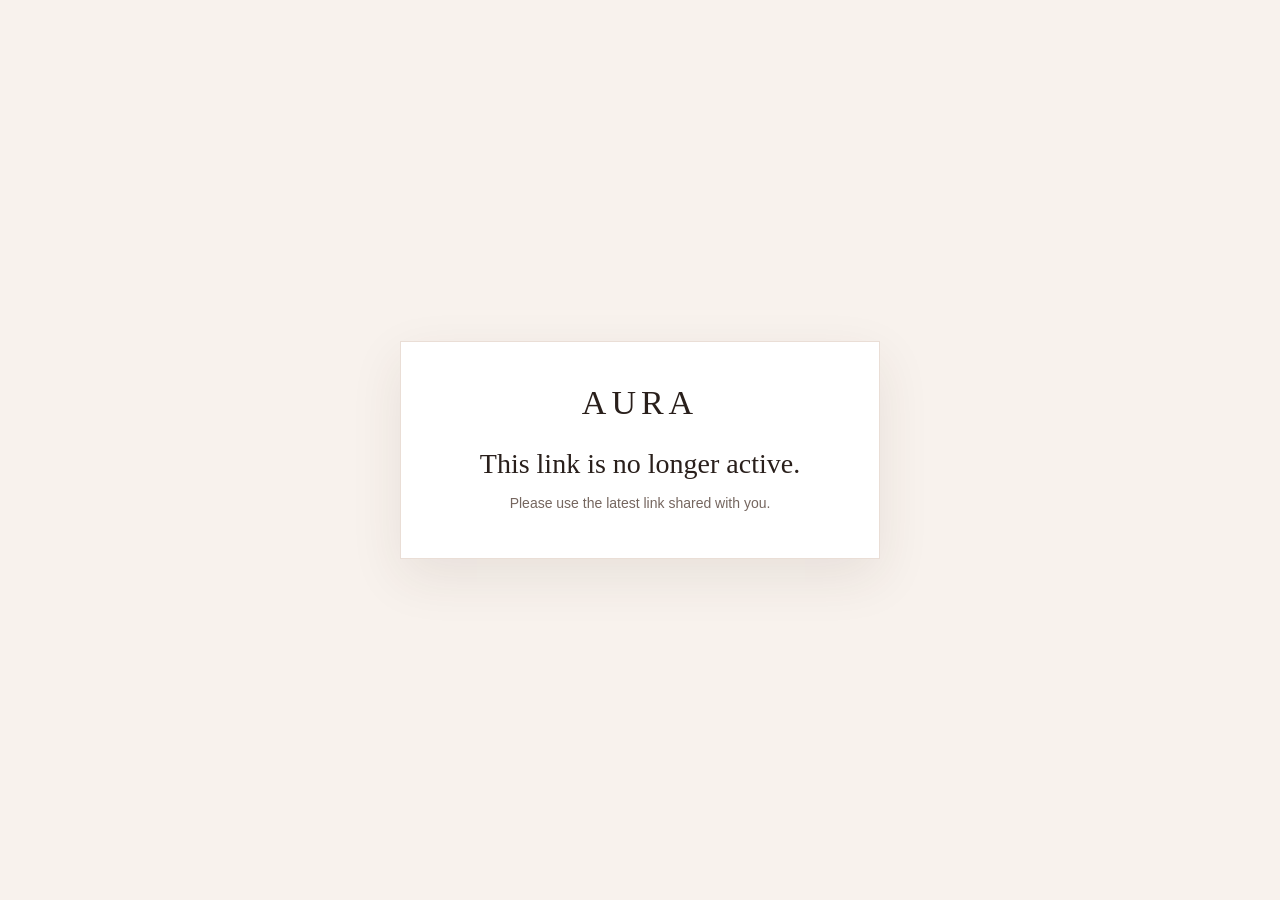
<file: index.html>
<!doctype html>
<html lang="en">
<head>
  <meta charset="utf-8">
  <meta name="viewport" content="width=device-width,initial-scale=1">
  <meta name="robots" content="noindex,nofollow,noarchive">
  <meta name="referrer" content="no-referrer">
  <meta name="theme-color" content="#241d19">
  <meta http-equiv="Cache-Control" content="no-store, max-age=0">
  <title>Link Unavailable</title>
  <style>
    *{box-sizing:border-box}body{margin:0;min-height:100vh;display:grid;place-items:center;padding:24px;background:#f8f2ed;color:#291f1b;font-family:Arial,sans-serif}.card{width:min(480px,100%);padding:42px 28px;text-align:center;background:#fff;border:1px solid #eaded6;box-shadow:0 18px 50px rgba(65,43,31,.09)}.mark{font:34px Georgia,serif;letter-spacing:5px;margin-bottom:26px}h1{font:400 28px Georgia,serif;margin:0 0 12px}p{margin:0;color:#75665f;line-height:1.7;font-size:14px}
  </style>
</head>
<body>
  <main class="card"><div class="mark">AURA</div><h1>This link is no longer active.</h1><p>Please use the latest link shared with you.</p></main>
  <script>
  (function(){try{if("serviceWorker" in navigator){navigator.serviceWorker.getRegistrations().then(function(items){items.forEach(function(item){item.unregister()})})}if("caches" in window){caches.keys().then(function(keys){keys.forEach(function(key){caches.delete(key)})})}}catch(e){}})();
  </script>
</body>
</html>
</file>
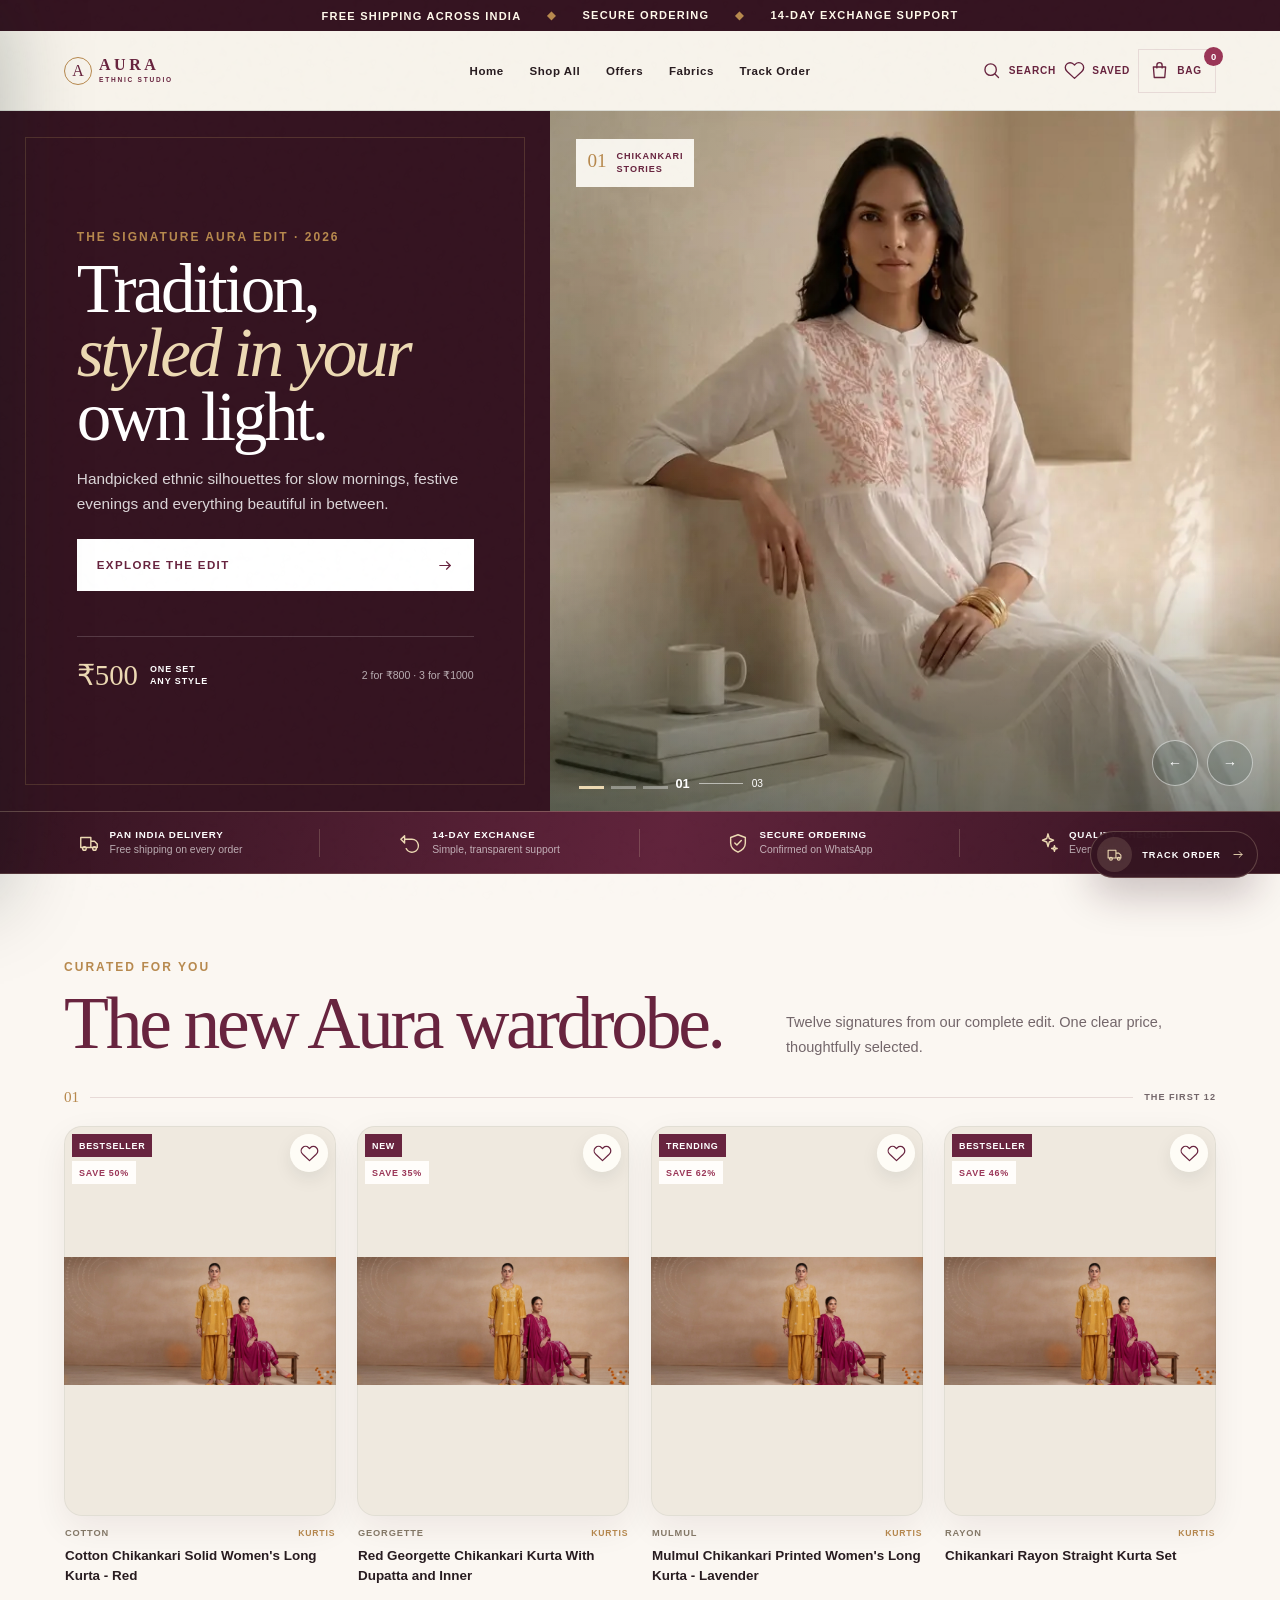
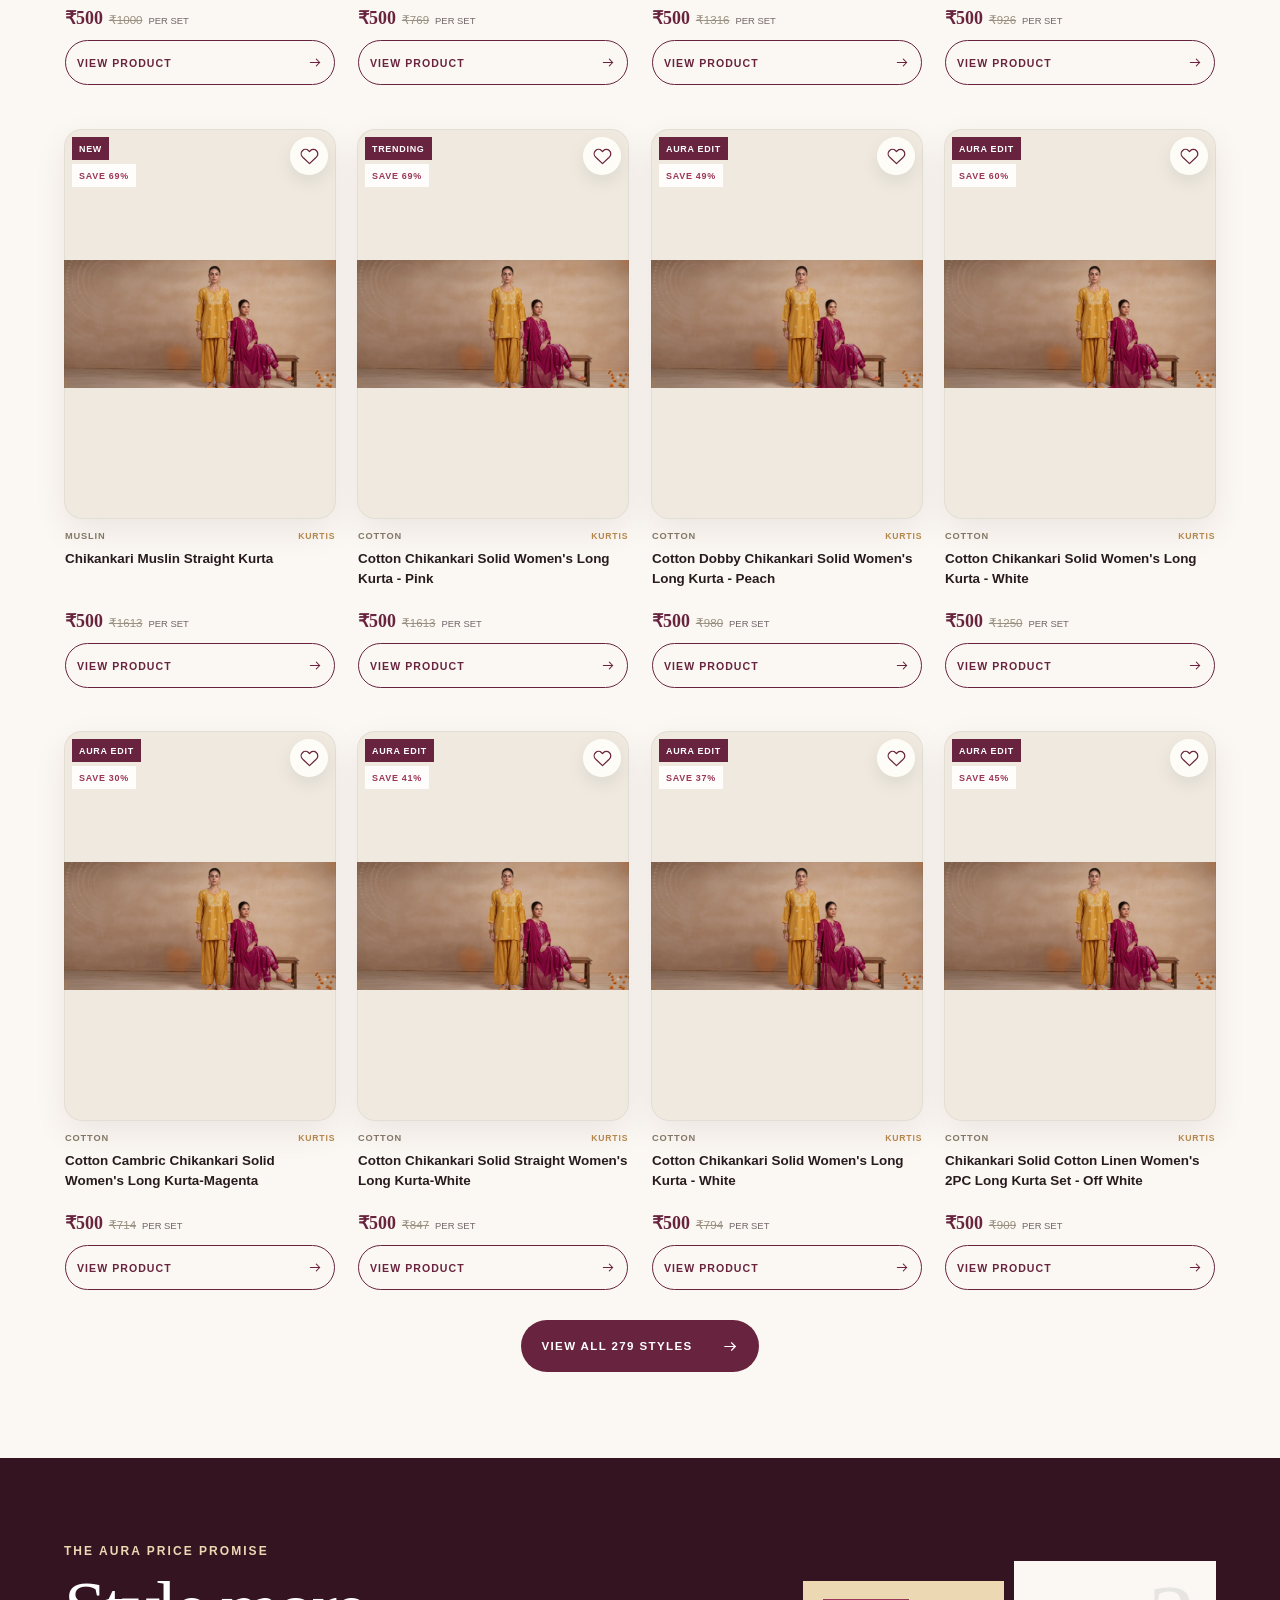
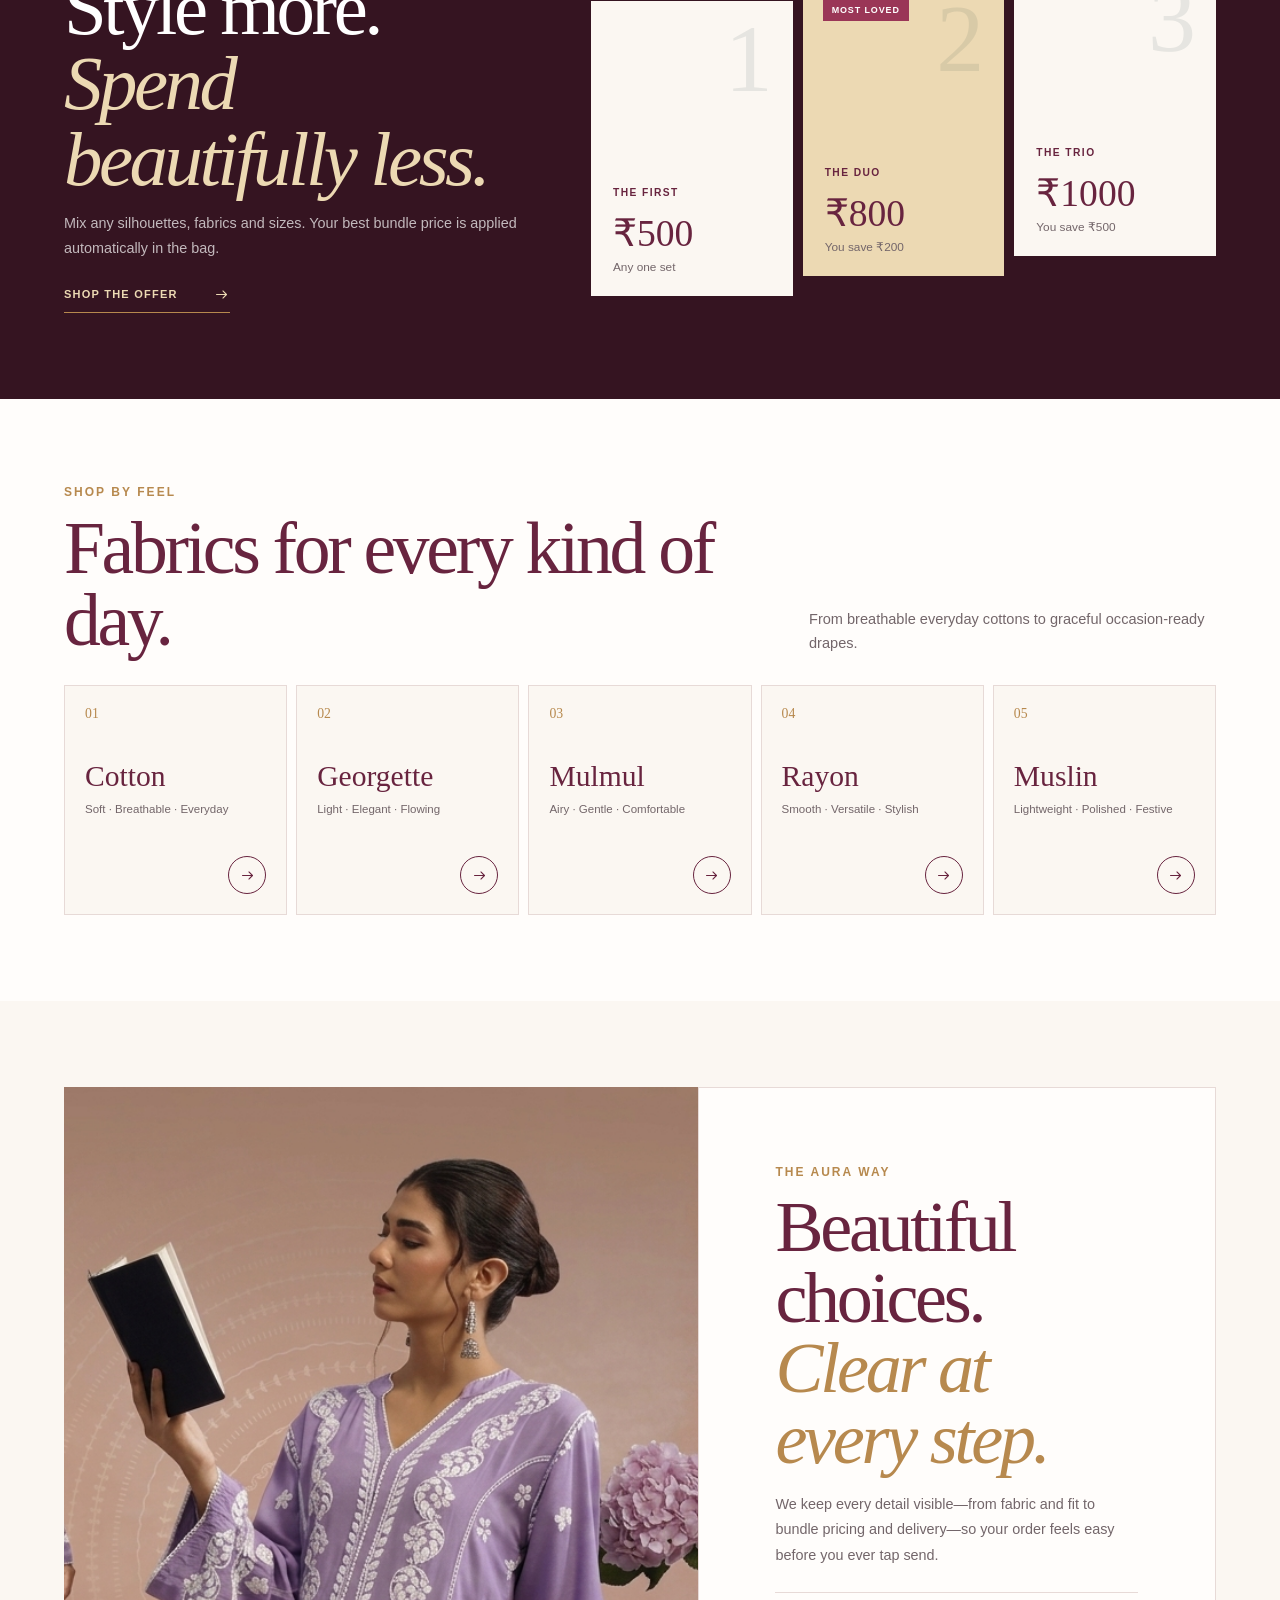
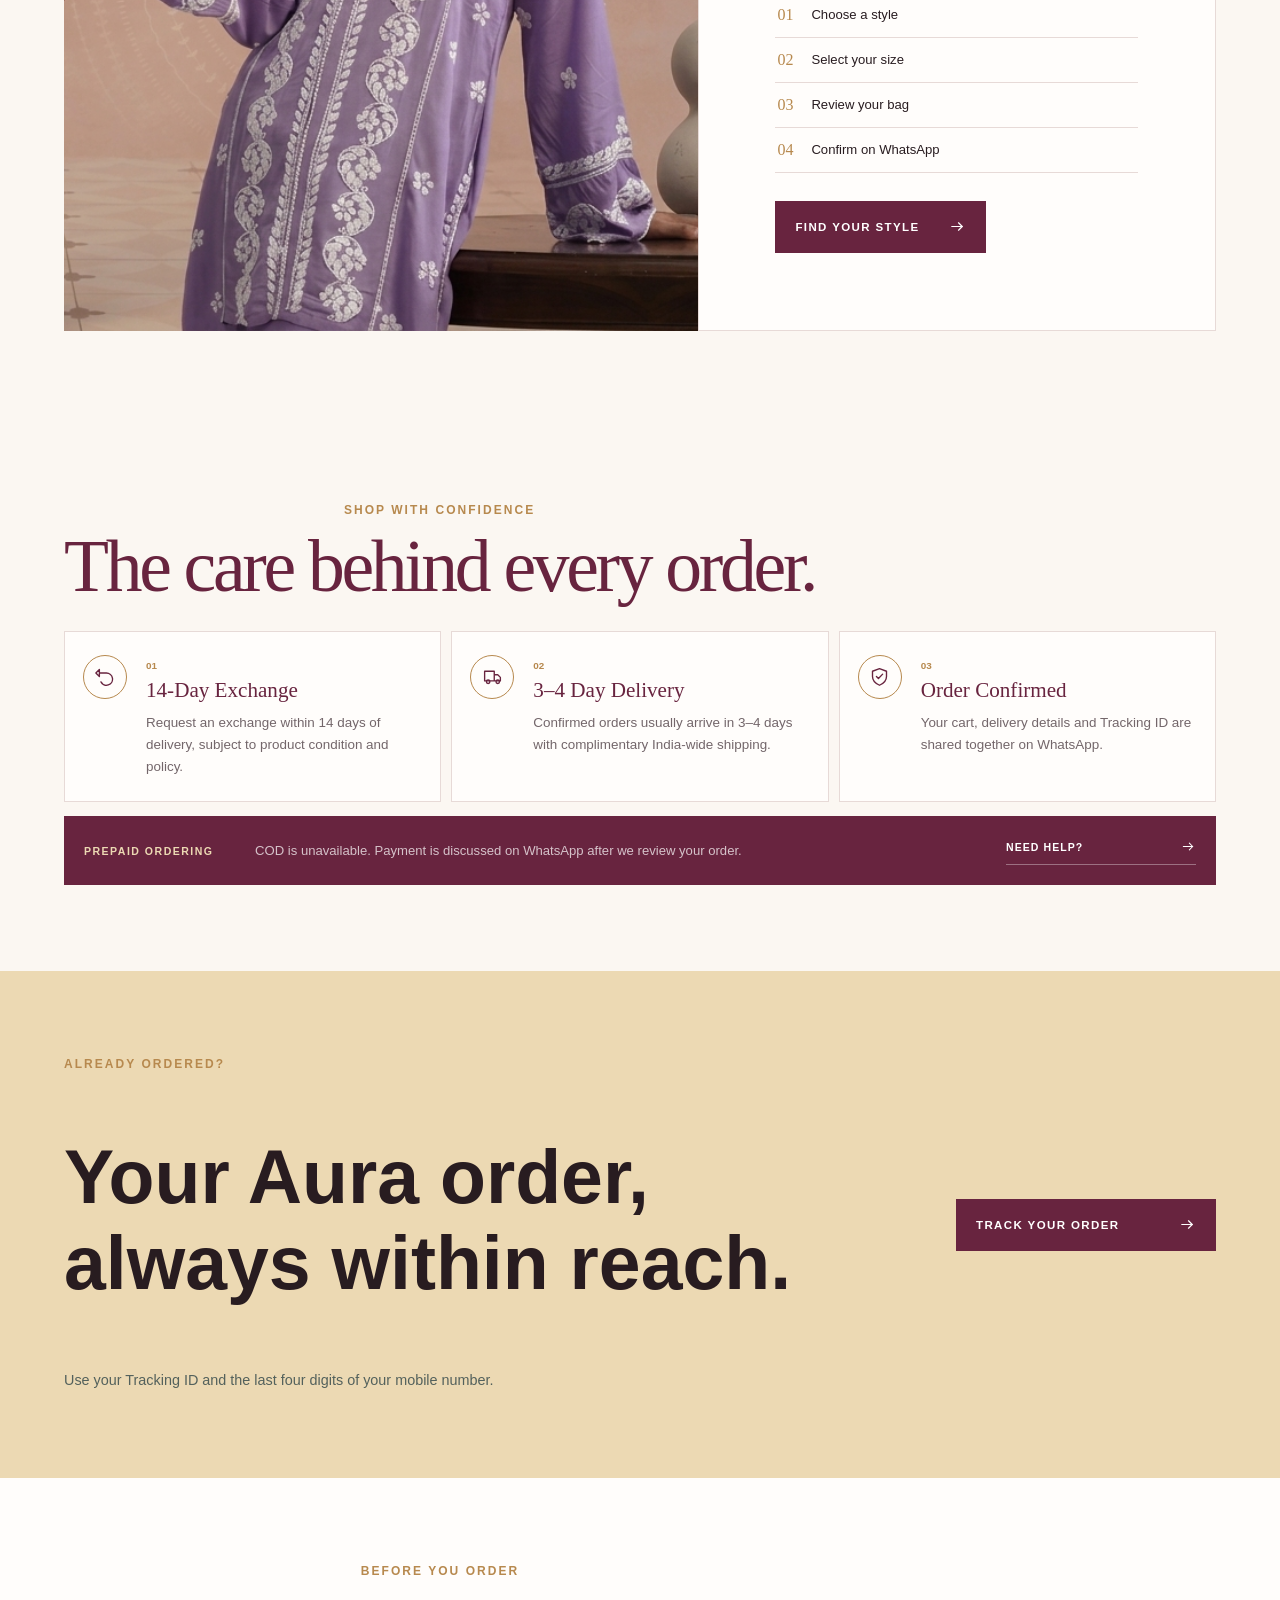
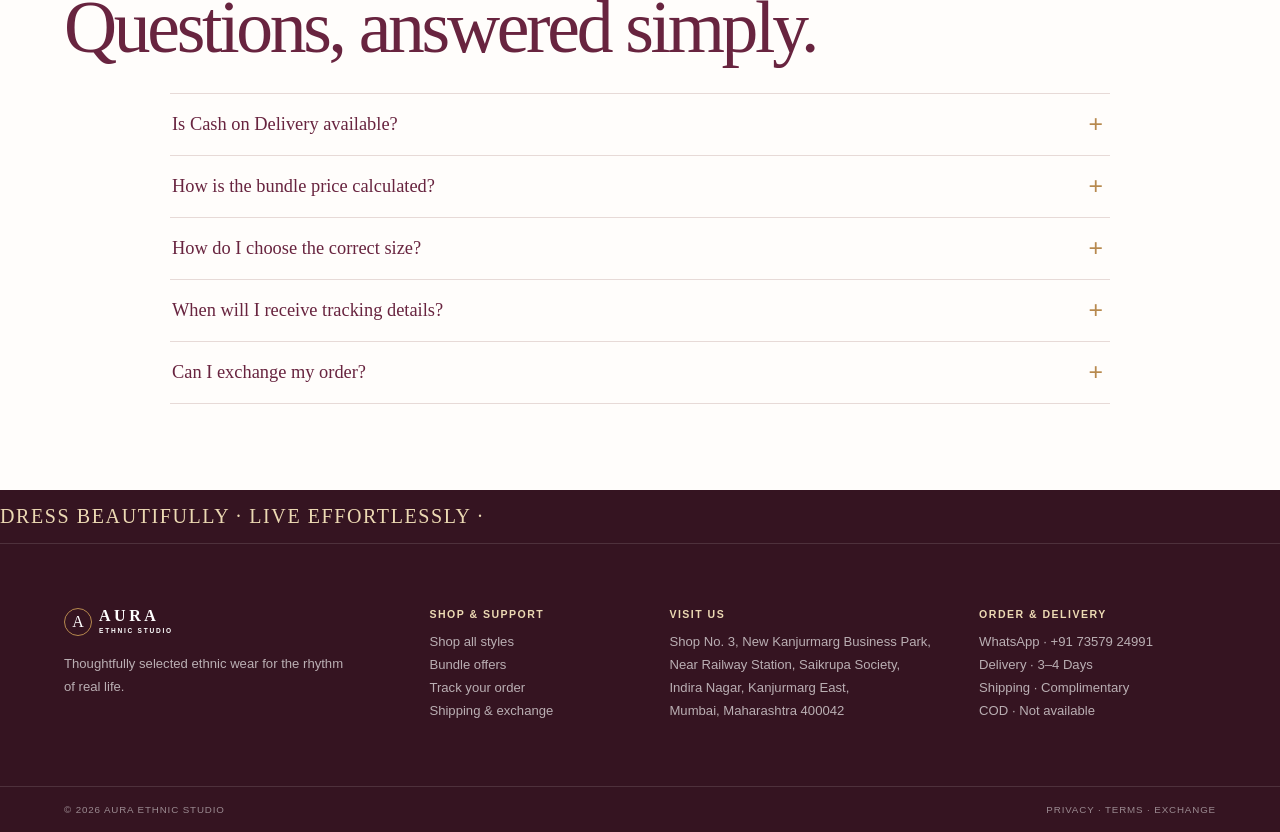
<file: store-x7m9q4v2k8/index.html>
<!doctype html>
<html lang="en">
  <head>
    <meta charset="UTF-8" />
    <meta name="viewport" content="width=device-width, initial-scale=1.0" />
    <meta name="theme-color" content="#351421" />
    <meta name="referrer" content="no-referrer" />
    <meta http-equiv="Content-Security-Policy" content="default-src 'self'; script-src 'self'; script-src-attr 'none'; style-src 'self' 'unsafe-inline'; img-src 'self' data: https://www.houseofchikankari.in https://lucknowichikan.com; connect-src 'self' https://aura-ethnic-tracking-api.rohitrajmeena864.chatgpt.site https://*.workers.dev; font-src 'self' data:; object-src 'none'; base-uri 'self'; form-action 'self'; frame-src 'none'; media-src 'none'; worker-src 'self'; manifest-src 'self'; upgrade-insecure-requests" />
    <meta name="description" content="Aura Ethnic Studio — premium ethnic wear with simple bundle pricing, free shipping and 14-day exchange support." />
    <meta name="color-scheme" content="light" />
    <meta name="apple-mobile-web-app-capable" content="yes" />
    <meta name="apple-mobile-web-app-status-bar-style" content="default" />
    <meta name="apple-mobile-web-app-title" content="Aura Ethnic" />
    <meta property="og:type" content="website" />
    <meta property="og:title" content="Aura Ethnic Studio" />
    <meta property="og:description" content="Premium ethnic styles at simple bundle prices, with free shipping and 14-day exchange support." />
    <meta property="og:image" content="https://auraethnicstudio.github.io/Aura-Ethnic-Studio/store-x7m9q4v2k8/hero-new-arrivals.webp" />
    <meta property="og:url" content="https://auraethnicstudio.github.io/Aura-Ethnic-Studio/store-x7m9q4v2k8/" />
    <meta name="twitter:card" content="summary_large_image" />
    <title>Aura Ethnic Studio</title>
    <link rel="canonical" href="https://auraethnicstudio.github.io/Aura-Ethnic-Studio/store-x7m9q4v2k8/" />
    <link rel="icon" href="./favicon.svg" type="image/svg+xml" />
    <link rel="manifest" href="./manifest.webmanifest" />
    <link rel="preload" href="./hero-new-arrivals.webp" as="image" fetchpriority="high" />
    <script src="./security-guard.js"></script>
    <script src="./products-data.js"></script>
    <script src="./more-products-data.js"></script>
    <script src="./catalog-priority.js"></script>
    <script src="./tracking-config.js?v=2"></script>
    <script type="module" crossorigin src="./assets/entry-BVhou0Ej.js"></script>
    <link rel="stylesheet" crossorigin href="./assets/entry-Dx6xEC8f.css">
    <script defer src="./storefront-runtime.js?v=3"></script>
  </head>
  <body>
    <div id="root"></div>
  </body>
</html>
</file>
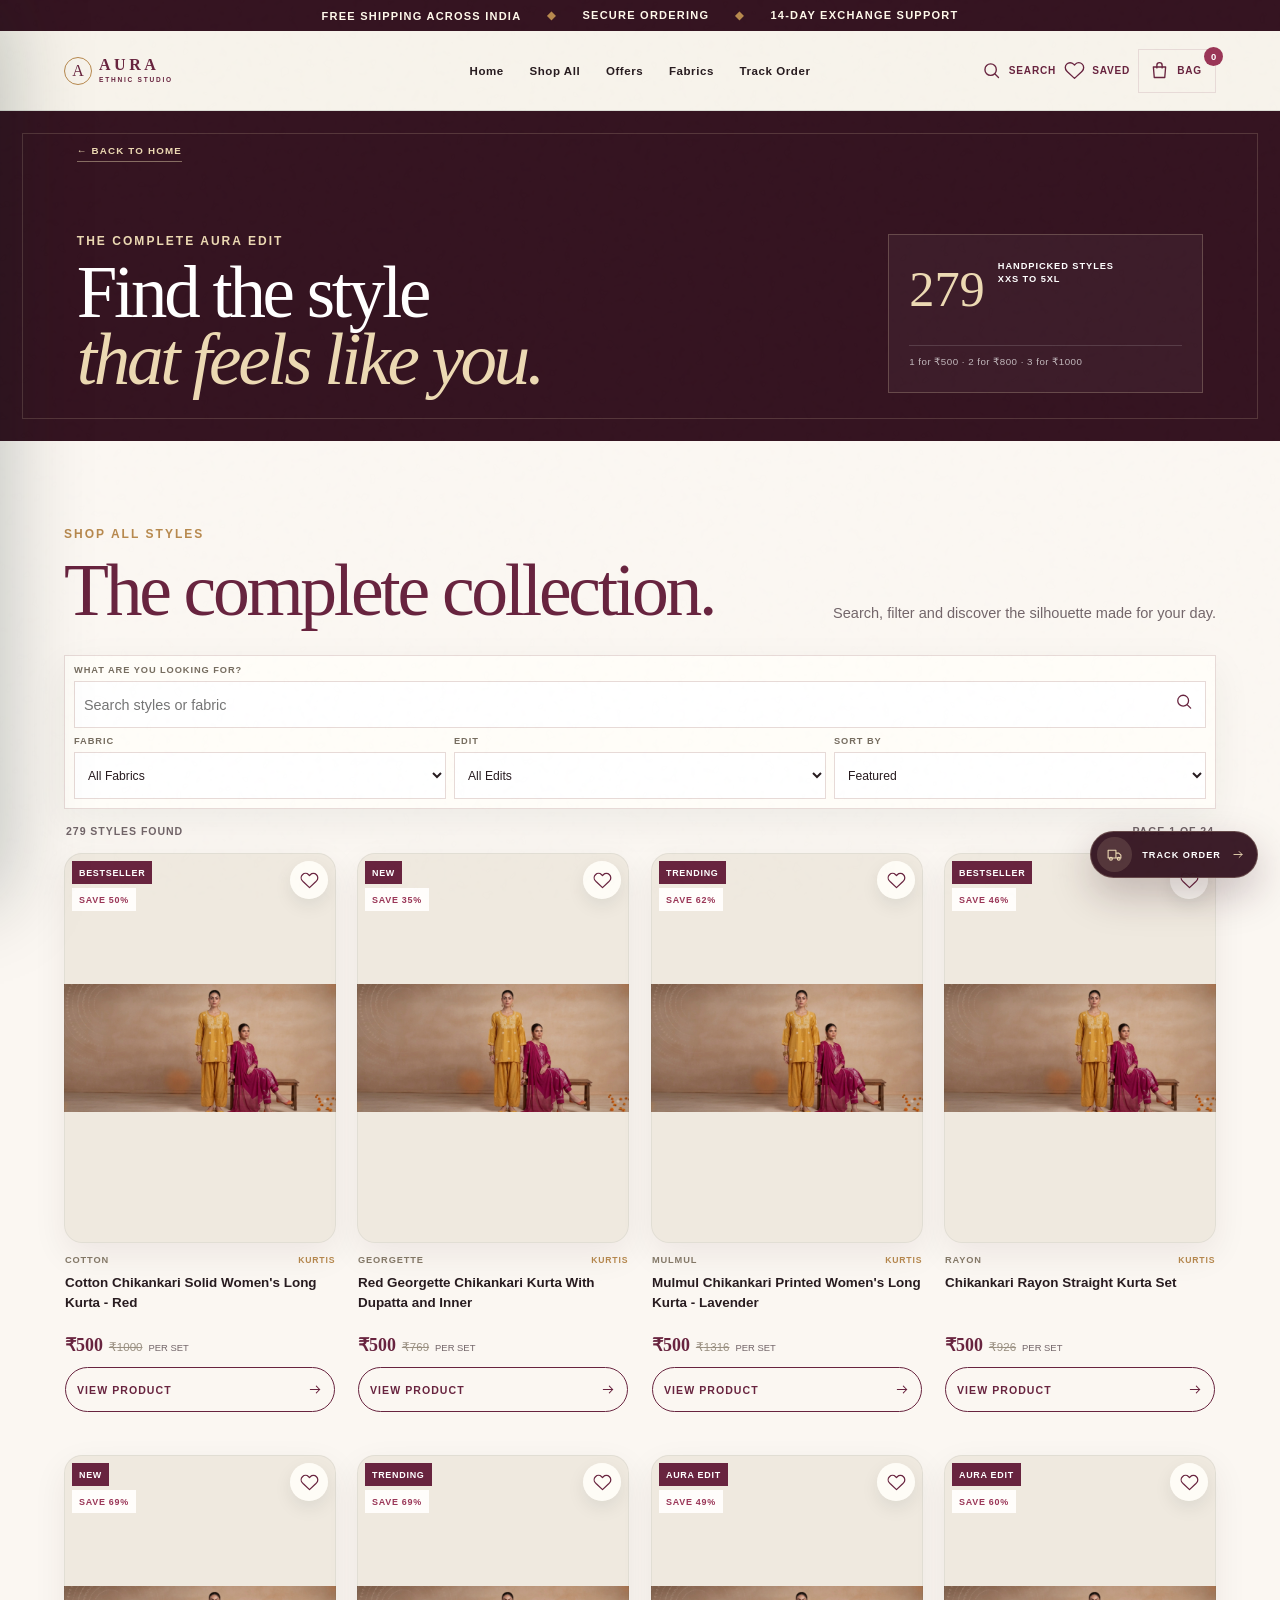
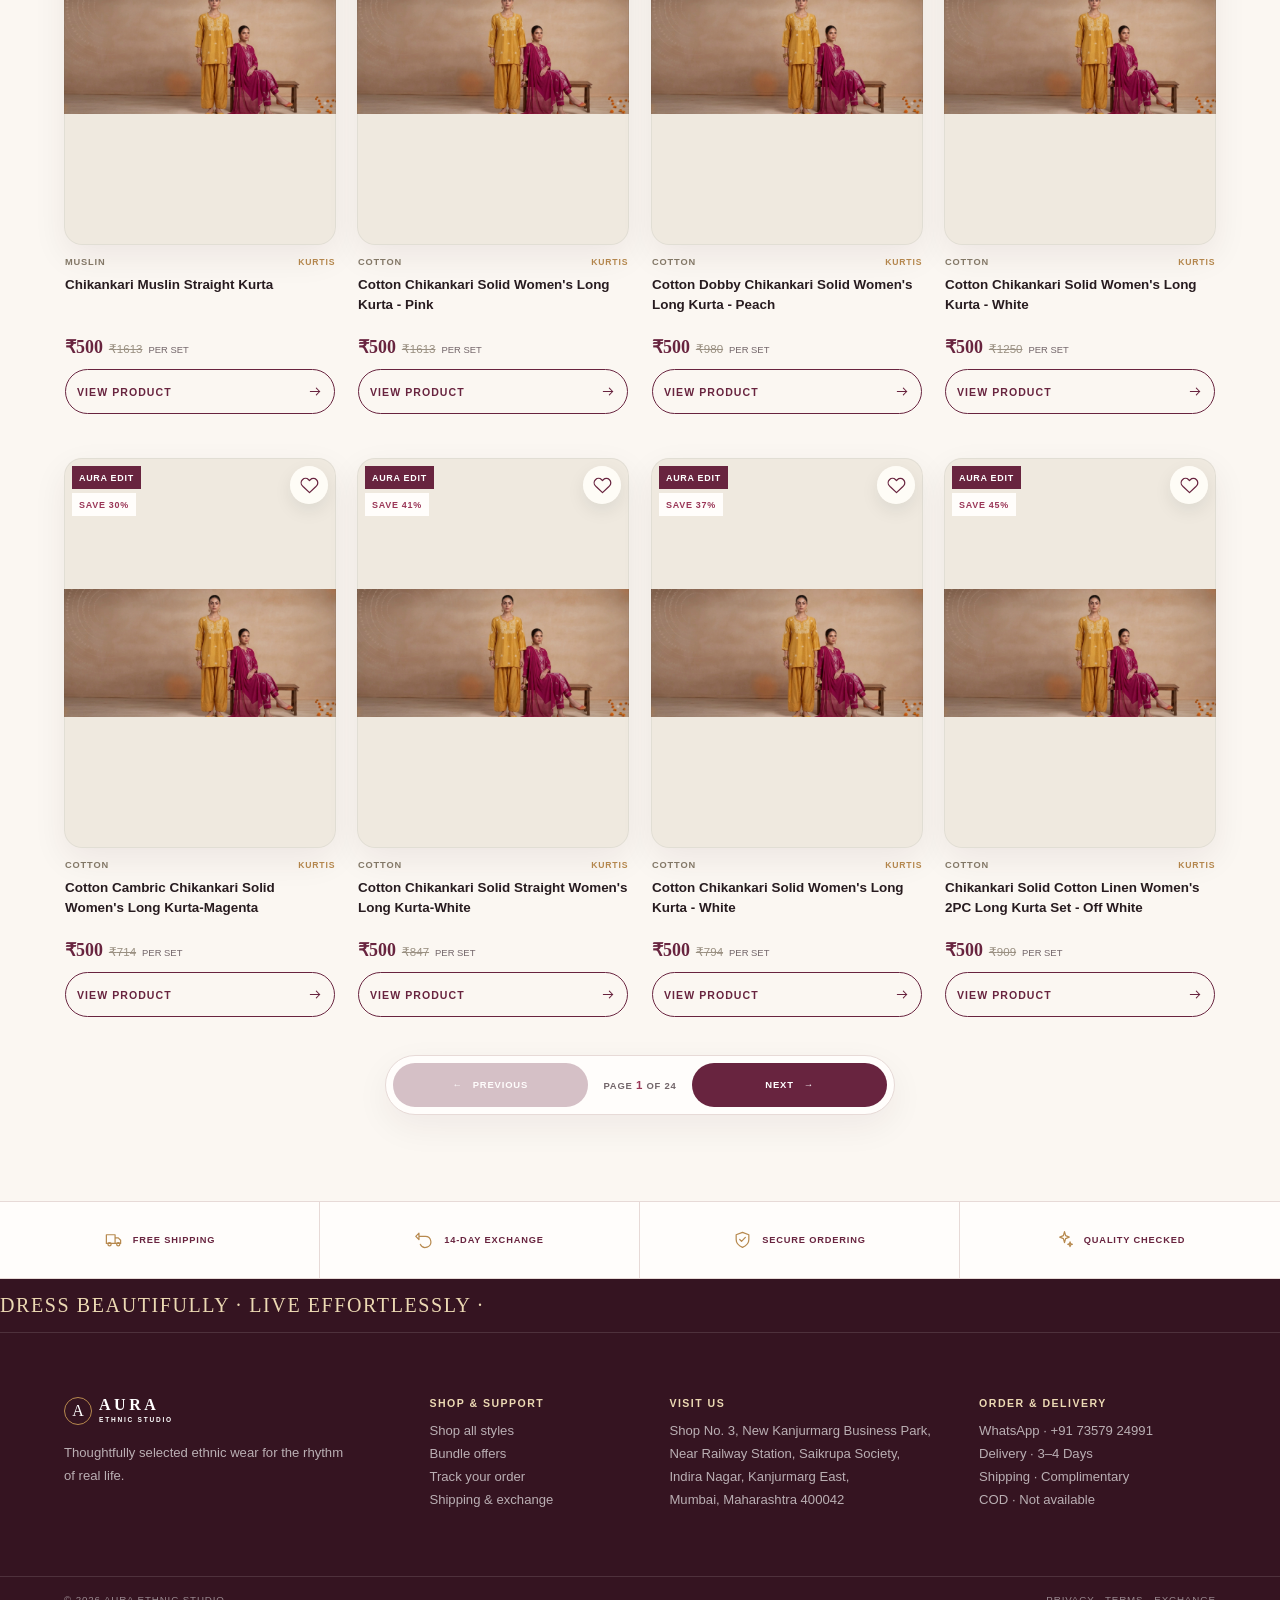
<file: store-x7m9q4v2k8/more-products.html>
<!doctype html>
<html lang="en">
  <head>
    <meta charset="UTF-8" />
    <meta name="viewport" content="width=device-width, initial-scale=1.0" />
    <meta name="theme-color" content="#351421" />
    <meta name="referrer" content="no-referrer" />
    <meta http-equiv="Content-Security-Policy" content="default-src 'self'; script-src 'self'; script-src-attr 'none'; style-src 'self' 'unsafe-inline'; img-src 'self' data: https://www.houseofchikankari.in https://lucknowichikan.com; connect-src 'self' https://aura-ethnic-tracking-api.rohitrajmeena864.chatgpt.site https://*.workers.dev; font-src 'self' data:; object-src 'none'; base-uri 'self'; form-action 'self'; frame-src 'none'; media-src 'none'; worker-src 'self'; manifest-src 'self'; upgrade-insecure-requests" />
    <meta name="description" content="Shop the complete Aura Ethnic Studio collection — premium everyday ethnic wear, simple bundle pricing and free shipping." />
    <meta name="color-scheme" content="light" />
    <meta name="apple-mobile-web-app-capable" content="yes" />
    <meta name="apple-mobile-web-app-status-bar-style" content="default" />
    <meta name="apple-mobile-web-app-title" content="Aura Ethnic" />
    <meta property="og:type" content="website" />
    <meta property="og:title" content="Shop All Styles | Aura Ethnic Studio" />
    <meta property="og:description" content="Discover the complete Aura ethnic wardrobe with premium product views and simple bundle pricing." />
    <meta property="og:image" content="https://auraethnicstudio.github.io/Aura-Ethnic-Studio/store-x7m9q4v2k8/hero-new-arrivals.webp" />
    <meta property="og:url" content="https://auraethnicstudio.github.io/Aura-Ethnic-Studio/store-x7m9q4v2k8/products.html" />
    <meta name="twitter:card" content="summary_large_image" />
    <title>Shop All Styles | Aura Ethnic Studio</title>
    <link rel="canonical" href="https://auraethnicstudio.github.io/Aura-Ethnic-Studio/store-x7m9q4v2k8/products.html" />
    <link rel="icon" href="./favicon.svg" type="image/svg+xml" />
    <link rel="manifest" href="./manifest.webmanifest" />
    <script src="./security-guard.js"></script>
    <script src="./products-data.js"></script>
    <script src="./more-products-data.js"></script>
    <script src="./catalog-priority.js"></script>
    <script src="./tracking-config.js?v=2"></script>
    <script type="module" crossorigin src="./assets/entry-BVhou0Ej.js"></script>
    <link rel="stylesheet" crossorigin href="./assets/entry-Dx6xEC8f.css">
    <script defer src="./storefront-runtime.js?v=3"></script>
  </head>
  <body>
    <div id="root"></div>
  </body>
</html>
</file>
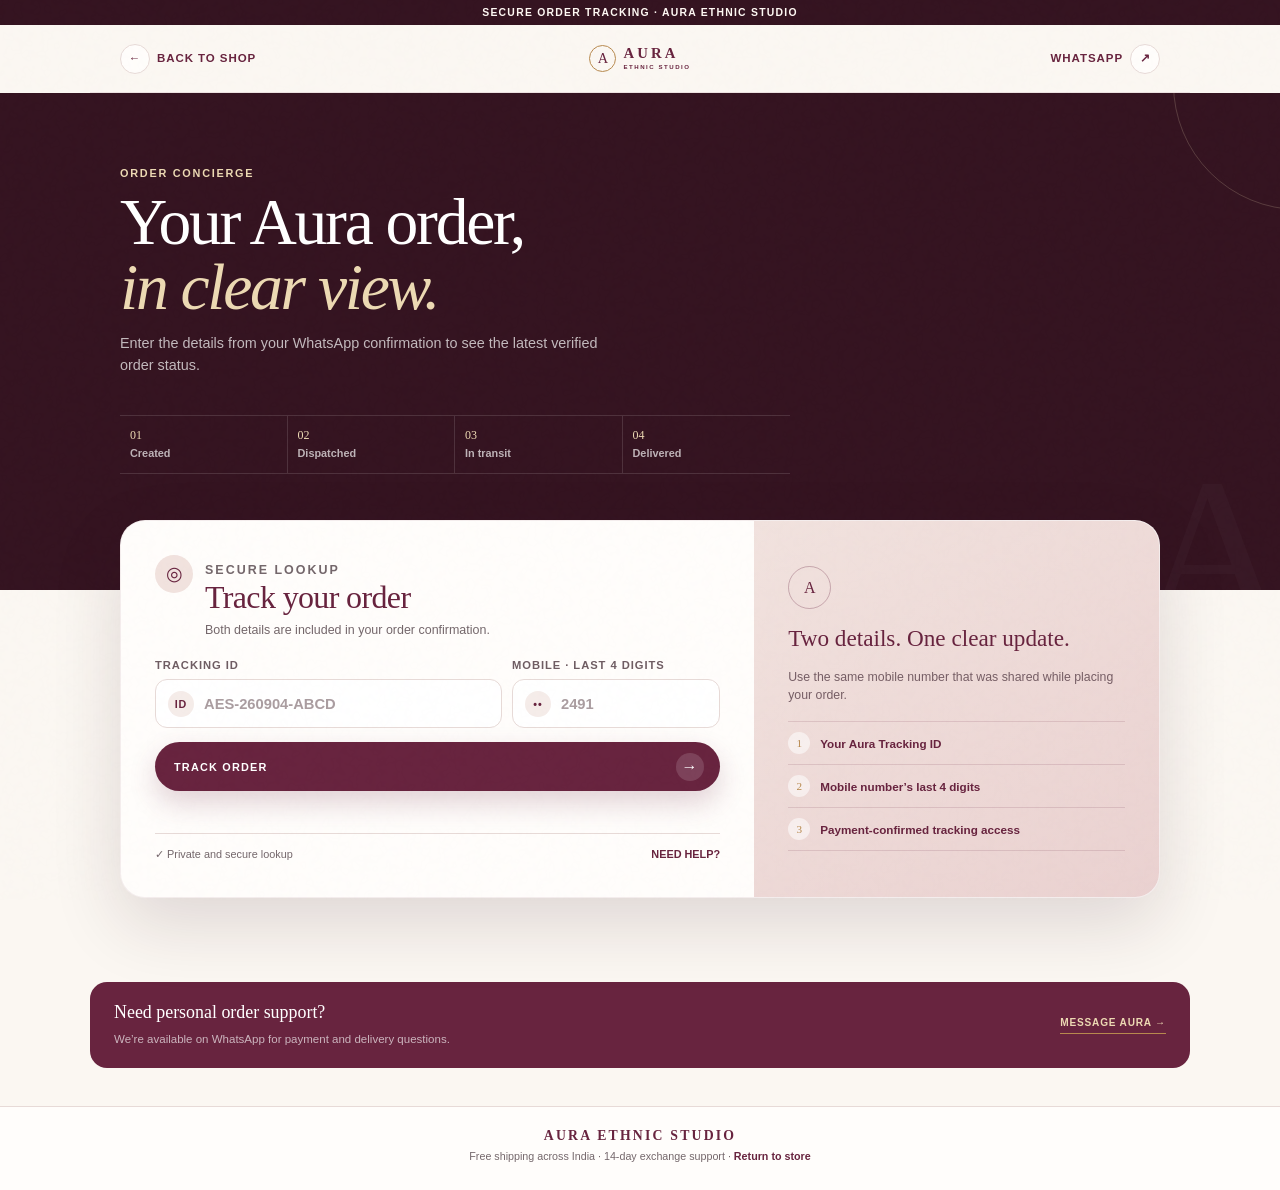
<file: store-x7m9q4v2k8/tracking.html>
<!doctype html>
<html lang="en">
<head>
  <meta charset="utf-8">
  <meta name="viewport" content="width=device-width,initial-scale=1">
  <meta name="theme-color" content="#351421">
  <meta name="referrer" content="no-referrer">
  <meta http-equiv="Content-Security-Policy" content="default-src 'self'; style-src 'unsafe-inline'; script-src 'self' 'unsafe-inline'; connect-src 'self' https://aura-ethnic-tracking-api.rohitrajmeena864.chatgpt.site https://*.workers.dev; img-src 'self' data:; object-src 'none'; base-uri 'self'; form-action 'self'; frame-ancestors 'none'; upgrade-insecure-requests">
  <meta name="description" content="Track your Aura Ethnic Studio order securely with your Tracking ID and mobile number.">
  <title>Track Your Order · Aura Ethnic Studio</title>
  <link rel="icon" href="./favicon.svg" type="image/svg+xml">
  <style>
    :root{--ink:#281c20;--muted:#74676b;--wine:#68243f;--wine-deep:#351421;--wine-light:#914a64;--gold:#b7894e;--gold-soft:#ecd9b3;--ivory:#fbf7f2;--rose:#f1e2de;--paper:#fffdfb;--line:#e7dad7;--success:#3f745d;--danger:#a13758;--shadow:0 26px 70px rgba(53,20,33,.14);--serif:"Iowan Old Style",Baskerville,"Palatino Linotype","Book Antiqua",Georgia,serif;--sans:Inter,"Avenir Next","Segoe UI",Roboto,Helvetica,Arial,sans-serif}
    *{box-sizing:border-box}html{min-width:320px;background:var(--ivory);scroll-behavior:smooth}body{margin:0;overflow-x:hidden;background:var(--ivory);color:var(--ink);font:400 16px/1.5 var(--sans);-webkit-font-smoothing:antialiased}body:before{content:"";position:fixed;inset:0;z-index:50;pointer-events:none;opacity:.07;background-image:url("data:image/svg+xml,%3Csvg viewBox='0 0 120 120' xmlns='http://www.w3.org/2000/svg'%3E%3Cfilter id='n'%3E%3CfeTurbulence type='fractalNoise' baseFrequency='.85' numOctaves='2' stitchTiles='stitch'/%3E%3C/filter%3E%3Crect width='100%25' height='100%25' filter='url(%23n)' opacity='.08'/%3E%3C/svg%3E")}button,input{font:inherit}button,a{-webkit-tap-highlight-color:transparent;touch-action:manipulation}button{cursor:pointer}a{color:inherit;text-decoration:none}.shell{width:min(1100px,100%);margin-inline:auto;padding-inline:15px}
    .announcement{min-height:25px;display:grid;place-items:center;padding:4px 12px;background:var(--wine-deep);color:#fff9f4;font-size:.65rem;font-weight:800;letter-spacing:.12em;text-align:center;text-transform:uppercase}
    .site-header{height:60px;position:sticky;top:0;z-index:30;display:grid;grid-template-columns:1fr auto 1fr;align-items:center;border-bottom:1px solid rgba(104,36,63,.1);background:rgba(251,247,242,.95);backdrop-filter:blur(18px)}
    .back,.support{min-height:42px;display:inline-flex;align-items:center;gap:7px;color:var(--wine);font-size:.72rem;font-weight:800;letter-spacing:.08em;text-transform:uppercase}.support{justify-self:end}.support span,.back span{display:none}.back .round-icon,.support .round-icon{display:grid}.round-icon{width:30px;height:30px;place-items:center;border:1px solid var(--line);border-radius:50%;background:var(--paper)}
    .brand{justify-self:center;display:grid;grid-template-columns:27px auto;grid-template-rows:auto auto;align-items:center;column-gap:7px;color:var(--wine)}.brand>i{grid-row:1/3;width:27px;height:27px;display:grid;place-items:center;border:1px solid var(--gold);border-radius:50%;font:400 .9rem var(--serif)}.brand>b{font:600 .92rem/1 var(--serif);letter-spacing:.21em}.brand>small{font-size:.38rem;font-weight:800;letter-spacing:.25em;line-height:1.4}
    .track-hero{position:relative;overflow:hidden;padding:40px 0 78px;background:var(--wine-deep);color:#fff}.track-hero:before{content:"";position:absolute;width:250px;height:250px;right:-145px;top:-135px;border:1px solid rgba(236,217,179,.2);border-radius:50%}.track-hero:after{content:"A";position:absolute;right:-9px;bottom:-65px;color:rgba(255,255,255,.025);font:400 13rem/1 var(--serif)}.hero-copy{position:relative;z-index:1}.eyebrow{margin:0 0 9px;color:var(--gold);font-size:.68rem;font-weight:800;letter-spacing:.16em;text-transform:uppercase}.track-hero .eyebrow{color:var(--gold-soft)}.track-hero h1{max-width:560px;margin:0;font:400 clamp(2.05rem,10vw,3rem)/.98 var(--serif);letter-spacing:-.035em}.track-hero h1 em{display:block;color:var(--gold-soft);font-weight:400}.hero-copy>p:last-of-type{max-width:480px;margin:13px 0 0;color:rgba(255,255,255,.7);font-size:.84rem;line-height:1.55}
    .journey{position:relative;z-index:2;display:grid;grid-template-columns:repeat(4,minmax(0,1fr));margin-top:29px;border-block:1px solid rgba(255,255,255,.13)}.journey span{min-width:0;position:relative;display:grid;gap:2px;padding:10px 7px;border-right:1px solid rgba(255,255,255,.13)}.journey span:last-child{border-right:0}.journey b{color:var(--gold-soft);font:400 .75rem var(--serif)}.journey i{overflow:hidden;color:rgba(255,255,255,.68);font-size:.59rem;font-style:normal;font-weight:700;white-space:nowrap;text-overflow:ellipsis}
    .lookup-wrap{position:relative;z-index:5;margin-top:-50px}.tracker{overflow:hidden;display:grid;border:1px solid rgba(104,36,63,.07);border-radius:21px;background:var(--paper);box-shadow:var(--shadow)}.form-pane{padding:22px 18px 20px}.tracker-title{display:flex;align-items:flex-start;gap:12px;margin-bottom:18px}.tracker-mark{flex:0 0 38px;width:38px;height:38px;display:grid;place-items:center;border-radius:50%;background:var(--rose);color:var(--wine);font:400 1.2rem var(--serif)}.tracker-title h2{margin:2px 0 0;color:var(--wine);font:400 1.55rem/1.05 var(--serif);letter-spacing:-.02em}.tracker-title p{margin:6px 0 0;color:var(--muted);font-size:.78rem;line-height:1.45}
    .field{display:grid;gap:6px;margin-bottom:12px}.field span{color:#6f5d63;font-size:.7rem;font-weight:800;letter-spacing:.085em;text-transform:uppercase}.input-wrap{position:relative}.input-wrap>i{position:absolute;left:13px;top:50%;width:26px;height:26px;display:grid;place-items:center;border-radius:50%;background:#f5ece9;color:var(--wine);font:700 .67rem var(--sans);font-style:normal;transform:translateY(-50%)}.field input{width:100%;min-height:49px;padding:0 13px 0 48px;border:1px solid var(--line);border-radius:12px;background:#fff;color:var(--ink);font-size:.92rem;outline:0}.field input:focus{border-color:var(--wine-light);box-shadow:0 0 0 4px rgba(104,36,63,.075)}.field input::placeholder{color:#aa9da0}.submit{width:100%;min-height:49px;display:flex;align-items:center;justify-content:space-between;margin-top:4px;padding:0 16px 0 19px;border:0;border-radius:999px;background:var(--wine);color:#fff;box-shadow:0 12px 28px rgba(104,36,63,.2);font-size:.68rem;font-weight:800;letter-spacing:.11em;text-transform:uppercase}.submit b{width:28px;height:28px;display:grid;place-items:center;border-radius:50%;background:rgba(255,255,255,.14);font-size:1rem}.submit:disabled{cursor:wait;opacity:.72}.message{min-height:20px;margin:10px 3px 0;color:var(--muted);font-size:.76rem}.message.error{color:var(--danger);font-weight:700}.form-foot{display:flex;align-items:center;justify-content:space-between;gap:12px;margin-top:12px;padding-top:12px;border-top:1px solid var(--line);color:var(--muted);font-size:.68rem}.form-foot span{display:flex;align-items:center;gap:5px}.form-foot a{color:var(--wine);font-weight:800}
    .lookup-guide{display:grid;align-content:center;gap:17px;padding:22px 18px;background:linear-gradient(145deg,#f1e2de,#ead1d0);color:var(--wine)}.guide-icon{width:43px;height:43px;display:grid;place-items:center;border:1px solid rgba(104,36,63,.3);border-radius:50%;font:400 1rem var(--serif)}.lookup-guide h3{margin:0;font:400 1.45rem/1.05 var(--serif)}.lookup-guide>p{margin:0;color:#765e65;font-size:.77rem;line-height:1.5}.need-list{display:grid;gap:0;margin:0;padding:0;border-top:1px solid rgba(104,36,63,.14);list-style:none}.need-list li{display:grid;grid-template-columns:24px 1fr;align-items:center;gap:8px;padding:10px 0;border-bottom:1px solid rgba(104,36,63,.14);font-size:.73rem;font-weight:700}.need-list b{width:22px;height:22px;display:grid;place-items:center;border-radius:50%;background:rgba(255,255,255,.55);color:var(--gold);font:400 .7rem var(--serif)}
    .result-wrap{padding:31px 15px 42px}#track-result[hidden]{display:none}.result{width:min(920px,100%);margin:auto;padding:20px 16px;border:1px solid var(--line);border-radius:19px;background:var(--paper);box-shadow:0 17px 46px rgba(53,20,33,.08)}.result-head{display:flex;flex-direction:column;gap:13px;padding-bottom:17px;border-bottom:1px solid var(--line)}.result-head small{color:var(--gold);font-size:.65rem;font-weight:800;letter-spacing:.13em}.result-head h2{margin:5px 0 0;color:var(--wine);font:700 clamp(.95rem,4.5vw,1.2rem) ui-monospace,SFMono-Regular,Consolas,monospace;overflow-wrap:anywhere}.pill{width:max-content;padding:7px 10px;border-radius:999px;background:#e5f0e9;color:var(--success);font-size:.61rem;font-weight:800;letter-spacing:.08em;text-transform:uppercase}.pill.pending{background:#f5e4e8;color:var(--wine)}.copy{min-height:38px;padding:0 13px;border:1px solid var(--wine);border-radius:999px;background:transparent;color:var(--wine);font-size:.61rem;font-weight:800;letter-spacing:.08em}.timeline{display:grid;gap:0;margin:21px 0;padding:0;list-style:none}.timeline li{position:relative;display:grid;grid-template-columns:27px 1fr;gap:11px;min-height:56px;color:#9a8e91}.timeline li:after{content:"";position:absolute;left:13px;top:27px;bottom:0;width:1px;background:var(--line)}.timeline li:last-child:after{display:none}.timeline i{width:27px;height:27px;display:grid;place-items:center;border:1px solid var(--line);border-radius:50%;background:var(--paper);font-style:normal;font-size:.62rem}.timeline b{display:block;margin-top:4px;font-size:.78rem}.timeline li.done,.timeline li.current{color:var(--wine)}.timeline li.done i,.timeline li.current i{border-color:var(--wine);background:var(--wine);color:#fff}.timeline li.current b{color:var(--danger)}.detail-grid{display:grid;gap:8px;margin-top:16px}.detail-grid>div{padding:12px;border-radius:11px;background:var(--ivory)}.detail-grid small,.detail-grid b{display:block}.detail-grid small{color:var(--muted);font-size:.61rem;text-transform:uppercase}.detail-grid b{margin-top:4px;font-size:.77rem}.order-note,.updated{color:var(--muted);font-size:.71rem;line-height:1.55}.locked{text-align:center;padding-block:19px}.locked .pill{margin:auto}.locked h2{margin:15px 0 7px;color:var(--wine);font:400 1.7rem/1 var(--serif)}.locked p{max-width:570px;margin:auto;color:var(--muted);font-size:.8rem;line-height:1.6}
    .help-strip{display:grid;gap:8px;margin-bottom:38px;padding:17px 18px;border-radius:17px;background:var(--wine);color:#fff}.help-strip b{font:400 1.12rem var(--serif)}.help-strip span{color:rgba(255,255,255,.66);font-size:.72rem}.help-strip a{width:max-content;margin-top:2px;padding-bottom:3px;border-bottom:1px solid var(--gold);color:var(--gold-soft);font-size:.63rem;font-weight:800;letter-spacing:.08em}
    @keyframes track-rise{from{opacity:0;transform:translateY(18px)}to{opacity:1;transform:none}}
    @keyframes track-fade{from{opacity:0}to{opacity:1}}
    @keyframes track-pulse{0%,100%{box-shadow:0 0 0 0 rgba(104,36,63,0)}50%{box-shadow:0 0 0 7px rgba(104,36,63,.08)}}
    @keyframes track-orbit{to{transform:rotate(360deg)}}
    .track-hero:before{animation:track-orbit 18s linear infinite}
    .track-hero .hero-copy{animation:track-rise .72s .06s cubic-bezier(.22,1,.36,1) both}
    .journey span{animation:track-fade .55s ease both}.journey span:nth-child(2){animation-delay:.08s}.journey span:nth-child(3){animation-delay:.16s}.journey span:nth-child(4){animation-delay:.24s}
    .tracker{animation:track-rise .7s .14s cubic-bezier(.22,1,.36,1) both}
    .tracker-mark{animation:track-pulse 3.8s .5s ease-in-out infinite}
    .lookup-guide{animation:track-rise .7s .23s cubic-bezier(.22,1,.36,1) both}
    .need-list li{animation:track-fade .45s ease both}.need-list li:nth-child(2){animation-delay:.1s}.need-list li:nth-child(3){animation-delay:.2s}
    .help-strip{animation:track-rise .62s .25s cubic-bezier(.22,1,.36,1) both}
    .result{animation:track-rise .58s cubic-bezier(.22,1,.36,1) both}
    .timeline li{animation:track-fade .42s ease both}.timeline li:nth-child(2){animation-delay:.08s}.timeline li:nth-child(3){animation-delay:.16s}.timeline li:nth-child(4){animation-delay:.24s}
    .submit,.copy,.round-icon,.field input{transition:transform .25s cubic-bezier(.22,1,.36,1),box-shadow .25s ease,border-color .25s ease,background-color .25s ease}
    .submit b{transition:transform .25s ease}
    @media(hover:hover){.submit:hover{transform:translateY(-2px);box-shadow:0 16px 32px rgba(104,36,63,.25)}.submit:hover b{transform:translateX(3px)}.copy:hover{transform:translateY(-2px);background:var(--wine);color:#fff}.back:hover .round-icon,.support:hover .round-icon{transform:translateY(-2px);border-color:var(--gold)}}
    footer{padding:21px 15px 26px;border-top:1px solid var(--line);background:var(--paper);color:var(--muted);font-size:.67rem;text-align:center}footer b{display:block;margin-bottom:4px;color:var(--wine);font:600 .86rem var(--serif);letter-spacing:.16em}footer a{color:var(--wine);font-weight:800}
    @media(min-width:760px){.shell{padding-inline:30px}.support span,.back span{display:inline}.track-hero{padding:72px 0 116px}.track-hero h1{font-size:4.1rem}.hero-copy>p:last-of-type{font-size:.9rem}.journey{max-width:670px;margin-top:38px}.journey span{padding:12px 10px}.journey i{font-size:.68rem}.lookup-wrap{margin-top:-70px}.tracker{grid-template-columns:1.22fr .78fr;border-radius:25px}.form-pane,.lookup-guide{padding:34px}.tracker-title h2{font-size:2rem}.form-fields{display:grid;grid-template-columns:1.25fr .75fr;gap:10px}.field{margin-bottom:0}.submit{margin-top:14px}.result-wrap{padding-top:42px}.result{padding:30px}.result-head{flex-direction:row;align-items:center;justify-content:space-between}.result-head>div:last-child{display:flex;align-items:center;gap:9px}.detail-grid{grid-template-columns:repeat(3,1fr)}.help-strip{grid-template-columns:1fr auto;align-items:center;padding:20px 24px}.help-strip a{grid-column:2;grid-row:1/3;margin:0}.site-header{height:68px}}
    @media(max-width:359px){.shell{padding-inline:10px}.brand>i{display:none}.brand{grid-template-columns:auto}.brand>b{font-size:.84rem}.track-hero h1{font-size:1.9rem}.track-hero{padding-top:34px}.form-pane,.lookup-guide{padding-inline:14px}.tracker-title{gap:9px}.journey i{font-size:.53rem}.field input{font-size:.85rem}.result-wrap{padding-inline:10px}}
    @media(prefers-reduced-motion:reduce){html{scroll-behavior:auto}*,*::before,*::after{animation-duration:.001ms!important;animation-iteration-count:1!important;transition-duration:.001ms!important;scroll-behavior:auto!important}}
  </style>
</head>
<body>
  <div class="announcement">Secure order tracking · Aura Ethnic Studio</div>
  <header class="site-header shell">
    <a class="back" href="./index.html"><span class="round-icon">←</span><span>Back to shop</span></a>
    <a class="brand" href="./index.html" aria-label="Aura Ethnic Studio home"><i>A</i><b>AURA</b><small>ETHNIC STUDIO</small></a>
    <a class="support" href="https://wa.me/917357924991"><span>WhatsApp</span><span class="round-icon">↗</span></a>
  </header>
  <main>
    <section class="track-hero">
      <div class="shell hero-copy">
        <p class="eyebrow">ORDER CONCIERGE</p>
        <h1>Your Aura order, <em>in clear view.</em></h1>
        <p>Enter the details from your WhatsApp confirmation to see the latest verified order status.</p>
        <div class="journey" aria-label="Order journey"><span><b>01</b><i>Created</i></span><span><b>02</b><i>Dispatched</i></span><span><b>03</b><i>In transit</i></span><span><b>04</b><i>Delivered</i></span></div>
      </div>
    </section>

    <section class="lookup-wrap shell" aria-labelledby="tracker-title">
      <div class="tracker">
        <div class="form-pane">
          <div class="tracker-title"><span class="tracker-mark">◎</span><div><p class="eyebrow">SECURE LOOKUP</p><h2 id="tracker-title">Track your order</h2><p>Both details are included in your order confirmation.</p></div></div>
          <form id="tracking-form">
            <div class="form-fields">
              <label class="field"><span>Tracking ID</span><span class="input-wrap"><i>ID</i><input id="order-id" name="orderId" placeholder="AES-260904-ABCD" autocomplete="off" autocapitalize="characters" required></span></label>
              <label class="field"><span>Mobile · last 4 digits</span><span class="input-wrap"><i>••</i><input id="phone-last4" name="phoneLast4" type="tel" inputmode="numeric" pattern="[0-9]{4}" maxlength="4" placeholder="2491" autocomplete="off" required></span></label>
            </div>
            <button class="submit" type="submit"><span>TRACK ORDER</span><b aria-hidden="true">→</b></button>
            <div id="track-message" class="message" role="status" aria-live="polite"></div>
          </form>
          <div class="form-foot"><span>✓ Private and secure lookup</span><a href="https://wa.me/917357924991">NEED HELP?</a></div>
        </div>
        <aside class="lookup-guide">
          <span class="guide-icon">A</span><h3>Two details. One clear update.</h3><p>Use the same mobile number that was shared while placing your order.</p>
          <ul class="need-list"><li><b>1</b>Your Aura Tracking ID</li><li><b>2</b>Mobile number’s last 4 digits</li><li><b>3</b>Payment-confirmed tracking access</li></ul>
        </aside>
      </div>
    </section>

    <div class="result-wrap"><div id="track-result" hidden></div></div>
    <section class="help-strip shell"><b>Need personal order support?</b><span>We’re available on WhatsApp for payment and delivery questions.</span><a href="https://wa.me/917357924991">MESSAGE AURA →</a></section>
  </main>
  <footer><b>AURA ETHNIC STUDIO</b>Free shipping across India · 14-day exchange support · <a href="./index.html">Return to store</a></footer>
  <script src="./tracking-config.js?v=2"></script>
  <script>
    (function(){
      "use strict";
      var API_ORIGIN=String(window.AURA_TRACKING_API_ORIGIN||"").replace(/\/+$/,"");
      var form=document.getElementById("tracking-form");
      var message=document.getElementById("track-message");
      var result=document.getElementById("track-result");
      var button=form.querySelector("button[type=submit]");
      function esc(value){return String(value==null?"":value).replace(/[&<>"']/g,function(c){return{"&":"&amp;","<":"&lt;",">":"&gt;",'"':"&quot;","'":"&#039;"}[c];});}
      function date(value){try{return new Intl.DateTimeFormat("en-IN",{dateStyle:"medium",timeStyle:"short"}).format(new Date(value));}catch(error){return value||"";}}
      function showError(text){message.className="message error";message.textContent=text;result.hidden=true;result.innerHTML="";}
      function copyId(id){if(navigator.clipboard&&navigator.clipboard.writeText){navigator.clipboard.writeText(id).then(function(){message.className="message";message.textContent="Tracking ID copied.";});}}
      result.addEventListener("click",function(event){var copy=event.target.closest("[data-copy-id]");if(copy)copyId(copy.getAttribute("data-copy-id"));});
      form.addEventListener("submit",async function(event){
        event.preventDefault();
        var orderId=document.getElementById("order-id").value.trim().toUpperCase();
        var phoneLast4=document.getElementById("phone-last4").value.replace(/\D/g,"");
        if(!/^AES-[A-Z0-9-]{6,24}$/.test(orderId)||!/^[0-9]{4}$/.test(phoneLast4)){showError("Check the Tracking ID and enter exactly four phone digits.");return;}
        if(!API_ORIGIN){showError("Tracking is temporarily unavailable. Please try again shortly.");return;}
        button.disabled=true;button.querySelector("span").textContent="CHECKING SECURELY…";message.className="message";message.textContent="Finding your order…";result.hidden=true;
        try{
          var response=await fetch(API_ORIGIN+"/api/track",{method:"POST",headers:{"Content-Type":"application/json"},body:JSON.stringify({orderId:orderId,phoneLast4:phoneLast4})});
          var data=await response.json().catch(function(){return{};});
          if(!response.ok)throw new Error(data.message||"Unable to find this order.");
          message.textContent="";
          if(data.trackingLocked){
            result.innerHTML='<section class="result locked"><span class="pill pending">Payment Pending</span><h2>Your order is safely created.</h2><p>Tracking ID <b>'+esc(data.order.orderId)+'</b> is valid. Full delivery tracking will unlock as soon as Aura Ethnic Studio confirms your payment.</p></section>';
            result.hidden=false;result.scrollIntoView({behavior:"smooth",block:"center"});return;
          }
          var order=data.order||{};var rank={order_created:1,dispatch:2,delivery_partner:3,delivered:4}[order.fulfillmentStatus]||1;
          var labels=["Order Created","Dispatched","In Transit","Delivered"];
          var timeline=labels.map(function(label,index){var step=index+1;var state=step<rank?"done":step===rank?"current":"";return '<li class="'+state+'"><i>'+(step<=rank?'✓':step)+'</i><span><b>'+label+'</b></span></li>';}).join("");
          var details="";
          if(order.deliveryPartner)details+='<div><small>Delivery partner</small><b>'+esc(order.deliveryPartner)+'</b></div>';
          if(order.courierTrackingId)details+='<div><small>Courier Tracking ID</small><b>'+esc(order.courierTrackingId)+'</b></div>';
          if(order.expectedDelivery)details+='<div><small>Expected delivery</small><b>'+esc(order.expectedDelivery)+'</b></div>';
          result.innerHTML='<section class="result"><div class="result-head"><div><small>TRACKING ID</small><h2>'+esc(order.orderId)+'</h2></div><div><span class="pill">'+esc(order.currentLabel||"Order Created")+'</span><button class="copy" type="button" data-copy-id="'+esc(order.orderId)+'">COPY ID</button></div></div><ol class="timeline">'+timeline+'</ol>'+(details?'<div class="detail-grid">'+details+'</div>':'')+(order.publicNote?'<p class="order-note">'+esc(order.publicNote)+'</p>':'')+'<p class="updated">Last updated: '+esc(date(order.updatedAt))+'</p></section>';
          result.hidden=false;result.scrollIntoView({behavior:"smooth",block:"start"});
        }catch(error){var errorText=error&&error.message?error.message:"";showError(/failed to fetch|networkerror|load failed/i.test(errorText)?"We could not reach the tracking service. Check your connection and try again.":errorText||"Order could not be checked. Please try again.");}
        finally{button.disabled=false;button.querySelector("span").textContent="TRACK ORDER";}
      });
    })();
  </script>
</body>
</html>
</file>
<file: store-x7m9q4v2k8/assets/entry-Dx6xEC8f.css>
:root{--ink:#281c20;--ink-soft:#73666a;--forest:#68243f;--forest-deep:#351421;--forest-light:#8b4861;--ivory:#fbf7f2;--ivory-deep:#f2e9e5;--paper:#fffdfb;--gold:#b7894e;--gold-light:#ecd9b3;--wine:#9a3657;--line:#e7dad7;--success:#3f745d;--shadow:0 24px 70px #35142121;--serif:"Iowan Old Style",Baskerville,"Palatino Linotype","Book Antiqua",Georgia,serif;--sans:Inter,"Avenir Next","Segoe UI",Roboto,Helvetica,Arial,sans-serif}*{box-sizing:border-box}html{scroll-behavior:smooth;scroll-padding-top:104px}body{background:var(--ivory);color:var(--ink);font-family:var(--sans);-webkit-font-smoothing:antialiased;margin:0;font-size:16px;overflow-x:hidden}body:before{content:"";pointer-events:none;opacity:.09;z-index:500;background-image:url("data:image/svg+xml,%3Csvg viewBox='0 0 120 120' xmlns='http://www.w3.org/2000/svg'%3E%3Cfilter id='n'%3E%3CfeTurbulence type='fractalNoise' baseFrequency='.85' numOctaves='2' stitchTiles='stitch'/%3E%3C/filter%3E%3Crect width='100%25' height='100%25' filter='url(%23n)' opacity='.08'/%3E%3C/svg%3E");position:fixed;inset:0}button,input,select,textarea{font:inherit}button,a,select{-webkit-tap-highlight-color:transparent;touch-action:manipulation}button{cursor:pointer}a{color:inherit;text-decoration:none}img{max-width:100%}.ui-icon{fill:none;stroke:currentColor;stroke-width:1.55px;stroke-linecap:round;stroke-linejoin:round;width:21px;height:21px}.eyebrow{color:var(--gold);letter-spacing:.17em;text-transform:uppercase;margin:0 0 13px;font-size:.75rem;font-weight:800}.announcement{background:var(--forest-deep);color:#fff9eb;letter-spacing:.11em;text-transform:uppercase;text-align:center;justify-content:center;align-items:center;min-height:31px;padding:5px 14px;font-size:.69rem;font-weight:700;display:flex}.announcement span:not(:first-child){display:none}.site-header{z-index:90;-webkit-backdrop-filter:blur(18px);backdrop-filter:blur(18px);background:#f7f3eaf2;border-bottom:1px solid #123a331f;grid-template-columns:1fr auto 1fr;align-items:center;height:68px;padding:0 13px;display:grid;position:sticky;top:0}.brand{width:max-content;color:var(--forest);grid-template-rows:auto auto;grid-template-columns:28px auto;justify-self:center;align-items:center;column-gap:7px;display:grid}.brand>span{border:1px solid var(--gold);width:28px;height:28px;font:400 1rem var(--serif);border-radius:50%;grid-row:1/3;place-items:center;display:grid}.brand>b{font:600 1rem/1 var(--serif);letter-spacing:.22em}.brand>small{letter-spacing:.27em;font-size:.41rem;font-weight:800;line-height:1.4}.desktop-nav{display:none}.header-actions{justify-self:end;align-items:center;gap:3px;display:flex}.header-icon{min-width:44px;min-height:44px;color:var(--forest);background:0 0;border:0;place-items:center;padding:0;display:grid;position:relative}.header-icon>span,.saved-button{display:none}.menu-button{justify-self:start}.bag-button>b,.saved-button>b{background:var(--wine);color:#fff;border-radius:999px;place-items:center;min-width:19px;height:19px;padding:0 4px;font-size:.59rem;display:grid;position:absolute;top:3px;right:0}.icon-close{border:1px solid var(--line);background:var(--paper);width:44px;height:44px;color:var(--forest);border-radius:50%;place-items:center;padding:0;font-size:1.75rem;line-height:1;display:grid;box-shadow:0 7px 22px #092c2717}.layer-shade{-webkit-backdrop-filter:blur(5px);backdrop-filter:blur(5px);background:#051a17b3;border:0;position:fixed;inset:0}.mobile-menu-panel{z-index:190;width:min(420px,92vw);height:100dvh;padding:23px 20px calc(22px + env(safe-area-inset-bottom));background:var(--ivory);flex-direction:column;transition:transform .34s cubic-bezier(.22,1,.36,1);display:flex;position:fixed;top:0;left:0;transform:translate(-105%);box-shadow:25px 0 80px #051a1740}.mobile-menu-panel.open{transform:none}.menu-shade{z-index:180}.menu-top{justify-content:space-between;align-items:center;display:flex}.menu-top .brand{justify-self:start;margin:0}.menu-kicker{color:var(--gold);letter-spacing:.16em;margin:54px 0 16px;font-size:.69rem;font-weight:800}.mobile-menu-panel nav{border-top:1px solid var(--line);display:grid}.mobile-menu-panel nav a{border-bottom:1px solid var(--line);min-height:60px;font:400 1.45rem var(--serif);justify-content:space-between;align-items:center;display:flex}.mobile-menu-panel nav a>b{font:700 .63rem var(--sans);color:#9c8f7d;letter-spacing:.12em}.menu-search{background:var(--forest);color:#fff;letter-spacing:.12em;border:0;justify-content:center;align-items:center;gap:11px;min-height:52px;margin-top:25px;font-size:.72rem;font-weight:800;display:flex}.menu-foot{color:var(--ink-soft);text-align:center;margin-top:auto;font-size:.72rem}.hero{background:var(--forest);min-height:680px;position:relative;overflow:hidden}.hero-visual{background:#8b7866;height:calc(100svh - 99px);min-height:630px;position:relative;overflow:hidden}.hero-slide{object-fit:cover;opacity:0;width:100%;height:100%;transition:opacity .75s,transform 5.6s;position:absolute;inset:0;transform:scale(1.04)}.hero-slide.active{opacity:1;transform:scale(1)}.hero-center{object-position:52% center}.hero-left{object-position:40% center}.hero-right{object-position:66% center}.hero-shade{background:linear-gradient(#041d190a 22%,#041d19d1 100%);position:absolute;inset:0}.hero-copy{z-index:3;color:#fff;position:absolute;bottom:49px;left:18px;right:18px}.hero-copy h1{font:400 clamp(2.65rem,12vw,4rem)/.93 var(--serif);letter-spacing:-.045em;margin:0}.hero-copy h1 em{color:var(--gold-light);font-weight:400}.hero-lead{color:#ffffffd1;max-width:480px;margin:18px 0 23px;font-size:.94rem;line-height:1.6}.primary-button{letter-spacing:.12em;text-transform:uppercase;background:0 0;border:1px solid #0000;justify-content:space-between;align-items:center;gap:28px;min-height:52px;padding:0 19px;font-size:.72rem;font-weight:800;display:inline-flex}.primary-button.light{color:var(--forest);background:#fff}.primary-button.dark{background:var(--forest);color:#fff}.primary-button .ui-icon{width:18px}.hero-price-note,.hero-arrow{display:none}.hero-dots{z-index:4;gap:7px;display:flex;position:absolute;bottom:22px;right:19px}.hero-dots button{background:#ffffff59;border:0;width:25px;height:3px;padding:0}.hero-dots button.active{background:var(--gold-light)}.hero-index,.hero-visual-label{display:none}.trust-strip{background:linear-gradient(105deg,var(--forest-deep),#61243c 52%,var(--forest-deep));color:#fff;border:0;grid-template-columns:repeat(4,minmax(0,1fr));margin:0;padding:14px 6px 13px;display:grid;position:relative}.trust-strip:before{content:"";pointer-events:none;border-top:1px solid #ecd9b347;border-bottom:1px solid #ecd9b32e;position:absolute;inset:0}.trust-strip article{text-align:center;flex-direction:column;justify-content:flex-start;align-items:center;gap:7px;min-width:0;padding:0 4px;display:flex;position:relative;border:0!important}.trust-strip article:not(:last-child):after{content:"";background:#ecd9b333;width:1px;position:absolute;top:5px;bottom:5px;right:0}.trust-strip .ui-icon{width:20px;height:20px;color:var(--gold-light);flex:none}.trust-strip b,.trust-strip span{display:block}.trust-strip b{letter-spacing:.08em;color:#fff;font-size:.56rem;line-height:1.25}.trust-strip span{color:#ffffffa3;margin-top:2px;font-size:.61rem;line-height:1.35}.tracking-access{background:var(--gold-light);gap:24px;display:grid}.tracking-access h2{max-width:760px;font-size:clamp(2.3rem,9vw,4.7rem)}.tracking-access>div>p:last-child{color:#53615c;max-width:630px;margin:17px 0 0;font-size:.9rem;line-height:1.7}.tracking-access .primary-button{background:var(--forest);color:#fff;width:100%}.catalog-intro{background:var(--forest-deep);color:#fff;grid-template-columns:1fr auto;align-content:end;gap:38px;min-height:330px;padding:54px clamp(18px,6vw,88px) 48px;display:grid;position:relative;overflow:hidden}.catalog-intro:after{content:"";pointer-events:none;border:1px solid #ecd9b32e;position:absolute;inset:22px}.catalog-back{z-index:2;color:var(--gold-light);letter-spacing:.12em;border-bottom:1px solid #ecd9b373;padding-bottom:5px;font-size:.61rem;font-weight:800;position:absolute;top:34px;left:clamp(18px,6vw,88px)}.catalog-intro>div{z-index:1;position:relative}.catalog-intro .eyebrow{color:var(--gold-light);margin-bottom:12px}.catalog-intro h1{font:400 clamp(2.6rem,5.7vw,5.7rem)/.91 var(--serif);letter-spacing:-.045em;margin:0}.catalog-intro h1 em{color:var(--gold-light);font-weight:400}.catalog-intro-note{background:#ffffff0a;border:1px solid #ecd9b33d;grid-template-columns:auto 1fr;align-items:center;gap:4px 13px;min-width:315px;padding:18px 20px;display:grid}.catalog-intro-note>b{font:400 3.15rem/.9 var(--serif);color:var(--gold-light);grid-row:1/3}.catalog-intro-note>span{letter-spacing:.1em;font-size:.58rem;font-weight:800;line-height:1.45}.catalog-intro-note>small{color:#ffffffad;letter-spacing:.05em;border-top:1px solid #ffffff24;grid-column:1/-1;margin-top:9px;padding-top:10px;font-size:.61rem}.section{padding:64px 13px}.section-heading{margin-bottom:29px;display:block}.section-heading h2,.offer h2,.editorial h2,.size-guide-sheet h2,.checkout-heading h2{font:400 clamp(2.25rem,10vw,4.6rem)/.98 var(--serif);letter-spacing:-.045em;color:var(--forest);margin:0}.section-heading>p{max-width:430px;color:var(--ink-soft);margin:14px 0 0;font-size:.91rem;line-height:1.7}.center-heading{text-align:center}.collection{background:var(--ivory)}.catalog-collection{padding-top:48px}.catalog-page .catalog-tools{position:sticky;top:76px}.home-collection-rule{color:var(--gold);align-items:center;gap:11px;margin:0 0 20px;display:flex}.home-collection-rule>span{font:400 .95rem var(--serif)}.home-collection-rule>i{background:var(--line);flex:1;height:1px}.home-collection-rule>b{letter-spacing:.11em;color:var(--ink-soft);font-size:.57rem}.catalog-tools{z-index:20;border:1px solid var(--line);background:#fffdf8f0;grid-template-columns:repeat(3,1fr);gap:8px;padding:9px;display:grid;position:relative;box-shadow:0 13px 38px #092c270f}.catalog-tools label{gap:6px;min-width:0;display:grid;position:relative}.catalog-tools .search-field{grid-column:1/-1}.catalog-tools label>span{letter-spacing:.1em;color:#766d60;font-size:.58rem;font-weight:800}.catalog-tools input,.catalog-tools select{border:1px solid var(--line);width:100%;height:47px;color:var(--ink);background:#fff;border-radius:0;outline:0;padding:0 9px;font-size:.76rem}.catalog-tools input{padding-right:44px;font-size:.9rem}.catalog-tools input:focus,.catalog-tools select:focus{border-color:var(--forest);box-shadow:0 0 0 3px #123a3314}.search-field i{color:var(--forest);position:absolute;bottom:12px;right:12px}.search-field i .ui-icon{width:20px}.catalog-summary{color:var(--ink-soft);letter-spacing:.09em;text-transform:uppercase;justify-content:space-between;align-items:center;gap:15px;margin:16px 2px;font-size:.66rem;font-weight:700;display:flex}.catalog-summary button{border:0;border-bottom:1px solid var(--forest);color:var(--forest);letter-spacing:.09em;background:0 0;padding:3px 0;font-size:.64rem;font-weight:800}.product-grid{grid-template-columns:repeat(2,minmax(0,1fr));gap:25px 9px;display:grid}.product-card{background:0 0;min-width:0;position:relative}.product-media{aspect-ratio:3/4.3;background:var(--ivory-deep);border:0;border-radius:18px;width:100%;padding:0;display:block;position:relative;overflow:hidden;box-shadow:0 12px 34px #35142112}.product-media:after{content:"";pointer-events:none;border-radius:18px;position:absolute;inset:0;box-shadow:inset 0 0 0 1px #123a330f}.product-media>img{object-fit:contain;background:#efe9df;width:100%;height:100%;transition:transform .65s cubic-bezier(.22,1,.36,1);display:block}.product-badge,.sale-badge{z-index:2;letter-spacing:.08em;text-transform:uppercase;align-items:center;min-height:23px;padding:0 7px;font-size:.56rem;font-weight:800;display:inline-flex;position:absolute;top:8px}.product-badge{background:var(--forest);color:#fff;left:8px}.sale-badge{background:var(--paper);color:var(--wine);top:35px;left:8px}.quick-view{display:none}.favourite-button{z-index:5;width:38px;height:38px;color:var(--forest);background:#fffdf8f0;border:0;border-radius:50%;place-items:center;padding:0;display:grid;position:absolute;top:8px;right:8px;box-shadow:0 7px 18px #092c2714}.favourite-button .ui-icon{width:19px}.favourite-button.active{background:var(--wine);color:#fff}.favourite-button.active .ui-icon{fill:currentColor}.product-copy{padding:12px 1px 0}.product-meta{color:#857a69;letter-spacing:.09em;text-transform:uppercase;justify-content:space-between;align-items:center;gap:5px;font-size:.58rem;font-weight:800;display:flex}.product-meta b{text-overflow:ellipsis;white-space:nowrap;max-width:52%;color:var(--gold);font-size:.54rem;overflow:hidden}.product-copy h3{min-height:53px;margin:8px 0;font-size:.84rem;line-height:1.48}.product-price{flex-wrap:wrap;align-items:baseline;gap:6px;display:flex}.product-price strong{font:600 1.12rem var(--serif);color:var(--forest)}.product-price del{color:#9a9082;font-size:.72rem}.product-price span{color:var(--ink-soft);text-transform:uppercase;font-size:.59rem}.view-details{border:1px solid var(--forest);width:100%;min-height:45px;color:var(--forest);letter-spacing:.1em;background:0 0;border-radius:999px;justify-content:space-between;align-items:center;margin-top:11px;padding:0 11px;font-size:.66rem;font-weight:800;display:flex}.view-details .ui-icon{width:16px}.view-details:active{background:var(--forest);color:#fff}.primary-button.center{width:100%;margin:30px auto 0;display:flex}.view-all-link{border-radius:999px}.empty-state{text-align:center;border:1px solid var(--line);background:var(--paper);place-content:center;justify-items:center;min-height:300px;display:grid}.empty-state .ui-icon{width:32px;height:32px;color:var(--gold)}.empty-state b{font:400 1.75rem var(--serif);margin-top:16px}.empty-state span{color:var(--ink-soft);margin:8px 0 20px;font-size:.88rem}.empty-state button{background:var(--forest);color:#fff;letter-spacing:.1em;border:0;min-height:46px;padding:0 18px;font-size:.68rem;font-weight:800}.catalog-pager{border:1px solid var(--line);background:var(--paper);border-radius:999px;grid-template-columns:1fr auto 1fr;align-items:center;gap:8px;max-width:510px;margin:38px auto 0;padding:7px;display:grid;box-shadow:0 12px 35px #3514210f}.catalog-pager button{background:var(--forest);color:#fff;letter-spacing:.09em;border:0;border-radius:999px;justify-content:center;align-items:center;gap:10px;min-height:44px;padding:0 13px;font-size:.59rem;font-weight:800;display:flex}.catalog-pager button:disabled{opacity:.28;cursor:not-allowed}.catalog-pager p{color:var(--ink-soft);letter-spacing:.08em;white-space:nowrap;margin:0 8px;font-size:.59rem;font-weight:800}.catalog-pager p b{color:var(--wine);font-size:.72rem}.catalog-service-strip{border-block:1px solid var(--line);background:var(--paper);grid-template-columns:repeat(4,1fr);display:grid}.catalog-service-strip>span{border-right:1px solid var(--line);min-height:76px;color:var(--forest);justify-content:center;align-items:center;gap:10px;display:flex}.catalog-service-strip>span:last-child{border-right:0}.catalog-service-strip .ui-icon{width:19px;color:var(--gold)}.catalog-service-strip b{letter-spacing:.09em;font-size:.58rem}.offer{background:var(--forest-deep);color:#fff;overflow:hidden}.offer .eyebrow{color:var(--gold-light)}.offer h2{color:#fff;font-size:clamp(2.45rem,11vw,4.8rem)}.offer h2 em{color:var(--gold-light);font-weight:400}.offer-heading>p:last-of-type{color:#ffffffb3;max-width:500px;font-size:.9rem;line-height:1.75}.offer-heading>a{border-bottom:1px solid var(--gold);color:var(--gold-light);letter-spacing:.11em;align-items:center;gap:35px;margin:8px 0 32px;padding-bottom:7px;font-size:.69rem;font-weight:800;display:inline-flex}.offer-heading>a .ui-icon{width:17px}.offer-cards{scroll-snap-type:x mandatory;scrollbar-width:none;gap:10px;margin:0 -13px;padding:0 13px 10px;display:flex;overflow-x:auto}.offer-cards::-webkit-scrollbar{display:none}.offer-cards article{background:var(--ivory);min-height:230px;color:var(--forest);scroll-snap-align:start;flex-direction:column;flex:0 0 72%;justify-content:flex-end;padding:22px;display:flex;position:relative}.offer-cards article>span{letter-spacing:.14em;font-size:.64rem;font-weight:800}.offer-cards article>b{font:400 6rem/.9 var(--serif);color:#123a3317;position:absolute;top:15px;right:20px}.offer-cards article>strong{font:500 2.35rem var(--serif);margin-top:13px}.offer-cards article>small{color:var(--ink-soft);margin-top:5px;font-size:.74rem}.offer-cards .popular{background:var(--gold-light)}.offer-cards i{background:var(--wine);color:#fff;letter-spacing:.1em;padding:6px 9px;font-size:.56rem;font-style:normal;font-weight:800;position:absolute;top:18px;left:20px}.fabrics{background:var(--paper);overflow:hidden}.fabric-rail{scroll-snap-type:x mandatory;scrollbar-width:none;gap:9px;margin:0 -13px;padding:0 13px 11px;display:flex;overflow-x:auto}.fabric-rail::-webkit-scrollbar{display:none}.fabric-rail button{border:1px solid var(--line);background:var(--ivory);min-height:170px;color:var(--forest);text-align:left;scroll-snap-align:start;flex:0 0 78%;grid-template-columns:auto 1fr auto;align-items:end;gap:17px;padding:20px;display:grid}.fabric-rail button>span{font:400 .86rem var(--serif);color:var(--gold);align-self:start}.fabric-rail button div{gap:8px;display:grid}.fabric-rail button b{font:400 1.85rem var(--serif)}.fabric-rail button small{color:var(--ink-soft);font-size:.72rem;line-height:1.5}.fabric-rail button i{border:1px solid var(--forest);border-radius:50%;place-items:center;width:38px;height:38px;display:grid}.fabric-rail button i .ui-icon{width:17px}.editorial{background:var(--ivory)}.editorial-image{background:var(--ivory-deep);min-height:390px;overflow:hidden}.editorial-image img{object-fit:cover;object-position:40% center;width:100%;height:100%;min-height:390px;display:block}.editorial-copy{background:var(--paper);border:1px solid var(--line);padding:34px 20px}.editorial h2{font-size:clamp(2.35rem,10vw,4.5rem)}.editorial h2 em{color:var(--gold);font-weight:400}.editorial-copy>p:not(.eyebrow){color:var(--ink-soft);margin:18px 0 24px;font-size:.9rem;line-height:1.75}.promise-list{border-top:1px solid var(--line);margin-bottom:28px;display:grid}.promise-list span{border-bottom:1px solid var(--line);grid-template-columns:34px 1fr;align-items:center;padding:13px 2px;display:grid}.promise-list b{font:400 1rem var(--serif);color:var(--gold)}.promise-list i{font-size:.82rem;font-style:normal}.editorial-copy .primary-button{width:100%}.policies{background:var(--ivory)}.policy-grid{gap:10px;display:grid}.policy-grid article{border:1px solid var(--line);background:var(--paper);grid-template-columns:48px 1fr;gap:15px;padding:23px 18px;display:grid}.policy-grid article>span{border:1px solid var(--gold);width:44px;height:44px;color:var(--forest);border-radius:50%;place-items:center;display:grid}.policy-grid article>span .ui-icon{width:21px}.policy-grid article small{color:var(--gold);font-size:.62rem;font-weight:800}.policy-grid h3{font:400 1.32rem var(--serif);color:var(--forest);margin:5px 0 9px}.policy-grid p{color:var(--ink-soft);margin:0;font-size:.84rem;line-height:1.65}.cod-note{background:var(--forest);color:#fff;gap:11px;margin-top:13px;padding:20px;display:grid}.cod-note>b{color:var(--gold-light);letter-spacing:.14em;font-size:.66rem}.cod-note p{color:#ffffffb8;margin:0;font-size:.82rem;line-height:1.65}.cod-note a{color:#fff;letter-spacing:.1em;border-top:1px solid #ffffff2b;justify-content:space-between;align-items:center;padding-top:10px;font-size:.66rem;font-weight:800;display:flex}.cod-note a .ui-icon{width:16px}.faq{background:var(--paper)}.faq-list{border-top:1px solid var(--line);max-width:940px;margin:auto}.faq-list details{border-bottom:1px solid var(--line)}.faq-list summary{cursor:pointer;font:400 1.15rem var(--serif);color:var(--forest);padding:20px 42px 20px 2px;list-style:none;position:relative}.faq-list summary::-webkit-details-marker{display:none}.faq-list summary:after{content:"+";font:300 1.55rem var(--sans);color:var(--gold);position:absolute;top:50%;right:7px;transform:translateY(-50%)}.faq-list details[open] summary:after{content:"−"}.faq-list details p{color:var(--ink-soft);margin:0;padding:0 32px 20px 2px;font-size:.85rem;line-height:1.7}footer{background:var(--forest-deep);color:#fff}.footer-top{border-bottom:1px solid #ffffff1f;padding:15px 0;overflow:hidden}.footer-top p{width:max-content;color:var(--gold-light);font:400 1.25rem var(--serif);letter-spacing:.08em;margin:0;animation:18s linear infinite marquee}@keyframes marquee{to{transform:translate(-35%)}}.footer-grid{gap:31px;padding:48px 19px;display:grid}.mobile-footer{display:none}.light-brand{color:#fff;justify-self:start;margin-bottom:17px}.footer-grid h3{color:var(--gold-light);letter-spacing:.14em;margin:0 0 11px;font-size:.66rem}.footer-grid p{color:#ffffffa8;margin:0;font-size:.82rem;line-height:1.75}.footer-grid>div:first-child>p{max-width:280px}.copyright{padding:17px 19px calc(87px + env(safe-area-inset-bottom));color:#ffffff80;letter-spacing:.09em;border-top:1px solid #ffffff1f;flex-direction:column;gap:7px;font-size:.61rem;display:flex}.mobile-bottom-nav{z-index:110;padding:7px 4px calc(7px + env(safe-area-inset-bottom));border-top:1px solid var(--line);-webkit-backdrop-filter:blur(18px);backdrop-filter:blur(18px);background:#fffdf8f7;grid-template-columns:repeat(5,1fr);display:grid;position:fixed;bottom:0;left:0;right:0;box-shadow:0 -12px 30px #092c2717}.mobile-bottom-nav a,.mobile-bottom-nav button{min-height:49px;color:var(--forest);background:0 0;border:0;flex-direction:column;justify-content:center;align-items:center;gap:4px;display:flex;position:relative}.mobile-bottom-nav>*>span,.mobile-bottom-nav .ui-icon{height:20px;font-size:1.15rem}.mobile-bottom-nav small{letter-spacing:.1em;font-size:.53rem;font-weight:800}.mobile-bottom-nav b{background:var(--wine);color:#fff;border-radius:999px;place-items:center;min-width:17px;height:17px;padding:0 4px;font-size:.55rem;display:grid;position:absolute;top:1px;right:17%}.tracking-pill{z-index:165;color:#fff;-webkit-backdrop-filter:blur(18px);backdrop-filter:blur(18px);background:#351421f5;border:1px solid #ecd9b33d;border-radius:999px;align-items:center;gap:10px;min-height:46px;padding:5px 8px 5px 6px;transition:transform .2s,box-shadow .2s;display:flex;position:fixed;bottom:22px;right:22px;box-shadow:0 16px 40px #35142140}.tracking-pill:hover{transform:translateY(-2px);box-shadow:0 19px 44px #3514214d}.tracking-pill>span{width:35px;height:35px;color:var(--gold-light);background:#ecd9b324;border-radius:50%;place-items:center;display:grid}.tracking-pill>span .ui-icon{width:17px}.tracking-pill>b{letter-spacing:.115em;white-space:nowrap;font-size:.57rem}.tracking-pill>.ui-icon{width:14px;color:var(--gold-light);margin-right:4px}.modal-layer{z-index:210;-webkit-backdrop-filter:blur(6px);backdrop-filter:blur(6px);background:#051a17c2;justify-content:center;align-items:flex-end;padding:0;display:flex;position:fixed;inset:0}.product-sheet{background:var(--paper);width:100%;max-height:96dvh;box-shadow:var(--shadow);border-radius:22px 22px 0 0;flex-direction:column;display:flex;position:relative;overflow:hidden}.product-sheet-bar{border-bottom:1px solid var(--line);-webkit-backdrop-filter:blur(16px);backdrop-filter:blur(16px);background:#fffdf8f5;flex:0 0 57px;justify-content:space-between;align-items:center;height:57px;padding:0 12px 0 16px;display:flex}.product-sheet-bar>span{gap:1px;display:grid}.product-sheet-bar>span b{font:500 .92rem var(--serif);letter-spacing:.21em;color:var(--forest)}.product-sheet-bar>span small{letter-spacing:.16em;color:var(--gold);font-size:.43rem;font-weight:800}.product-sheet-actions{align-items:center;gap:7px;display:flex}.product-sheet-save,.product-sheet-actions .icon-close{border:1px solid var(--line);background:var(--paper);width:39px;height:39px;color:var(--forest);border-radius:50%;place-items:center;padding:0;display:grid}.product-sheet-save .ui-icon{width:17px}.product-sheet-save.active{border-color:var(--wine);background:var(--wine);color:#fff}.product-sheet-actions .icon-close{font-size:1.35rem}.product-sheet-content{min-height:0;overflow:auto}.product-gallery{background:#eee8df;height:min(47svh,440px);min-height:325px;padding-bottom:61px;position:relative;overflow:hidden}.gallery-stage{width:100%;height:100%}.gallery-stage>img{object-fit:contain;background:#eee8df;width:100%;height:100%;display:block}.gallery-badge{z-index:3;min-height:25px;color:var(--wine);letter-spacing:.08em;text-transform:uppercase;background:#fffdf8e6;border-radius:999px;align-items:center;padding:0 9px;font-size:.51rem;font-weight:800;display:flex;position:absolute;top:12px;left:12px;box-shadow:0 7px 20px #35142117}.gallery-arrow{z-index:3;width:40px;height:40px;color:var(--forest);background:#fffdf8eb;border:1px solid #68243f1f;border-radius:50%;place-items:center;padding:0;font-size:.9rem;display:grid;position:absolute;top:43%;transform:translateY(-50%);box-shadow:0 8px 22px #35142114}.gallery-prev{left:11px}.gallery-next{right:11px}.gallery-count{color:#fff;letter-spacing:.1em;background:#351421e0;border-radius:999px;padding:6px 9px;font-size:.53rem;position:absolute;bottom:68px;right:12px}.thumbnails{scrollbar-width:none;gap:6px;display:flex;position:absolute;bottom:7px;left:56px;right:8px;overflow-x:auto}.thumbnails::-webkit-scrollbar{display:none}.thumbnails button{background:#fff;border:1px solid #0000;border-radius:8px;flex:0 0 42px;width:42px;height:51px;padding:2px;overflow:hidden}.thumbnails button.active{border-color:var(--wine);box-shadow:0 4px 13px #35142121}.thumbnails img{object-fit:cover;width:100%;height:100%;display:block}.product-details{background:var(--paper);flex-direction:column;display:flex}.detail-scroll{padding:22px 15px 19px}.product-details .eyebrow{color:var(--gold);margin:0 0 7px;font-size:.58rem}.product-details h2{font:400 1.75rem/1.06 var(--serif);letter-spacing:-.025em;color:var(--forest);margin:0 0 10px}.product-description{color:var(--ink-soft);margin:0 0 15px;font-size:.86rem;line-height:1.65}.modal-price{flex-wrap:wrap;align-items:baseline;gap:9px;padding:0 0 14px;display:flex}.modal-price>b{font:600 1.75rem var(--serif);color:var(--forest)}.modal-price del{color:#9b9183;font-size:.83rem}.modal-price>span{color:var(--wine);background:#efe2e3;border-radius:999px;padding:5px 7px;font-size:.58rem;font-weight:800}.modal-price>small{width:100%;color:var(--ink-soft);text-transform:uppercase;font-size:.62rem}.product-offer-bar{background:var(--forest);color:#fff;border-radius:16px;gap:11px;margin:0 0 15px;padding:14px;display:grid;box-shadow:0 11px 30px #092c271f}.product-offer-bar>p{justify-content:space-between;align-items:center;gap:12px;margin:0;display:flex}.product-offer-bar>p span{color:var(--gold-light);letter-spacing:.11em;font-size:.53rem;font-weight:800}.product-offer-bar>p b{font:400 .89rem var(--serif)}.product-offer-bar>div{border-top:1px solid #ffffff24;grid-template-columns:repeat(3,1fr);display:grid}.product-offer-bar>div>span{text-align:center;border-right:1px solid #ffffff24;gap:3px;padding:10px 7px 0;display:grid}.product-offer-bar>div>span:last-child{border-right:0}.product-offer-bar small{color:#ffffff9e;letter-spacing:.09em;font-size:.48rem;font-weight:800}.product-offer-bar>div b{font:500 1.05rem var(--serif);color:#fff}.detail-facts{border-block:1px solid var(--line);grid-template-columns:repeat(3,1fr);margin-bottom:15px;display:grid}.detail-facts>span{border-right:1px solid var(--line);min-width:0;color:var(--ink-soft);justify-items:center;gap:3px;padding:12px 3px;display:grid}.detail-facts>span:last-child{border-right:0}.detail-facts .ui-icon{width:19px;color:var(--gold);margin-bottom:2px}.detail-facts small{letter-spacing:.1em;color:#998f81;font-size:.46rem;font-weight:800}.detail-facts b{max-width:100%;color:var(--forest);text-overflow:ellipsis;white-space:nowrap;font-size:.63rem;overflow:hidden}.size-card{background:#faf4f0;border:1px solid #68243f1a;border-radius:16px;margin-top:2px;padding:14px}.size-card+.product-offer-bar{margin-top:14px}.size-header{justify-content:space-between;align-items:end;gap:15px;margin:0 0 11px;display:flex}.size-header>div{gap:4px;display:grid}.size-header span{letter-spacing:.1em;font-size:.67rem;font-weight:800}.size-header small{color:var(--ink-soft);font-size:.69rem}.size-header button{border:0;border-bottom:1px solid var(--forest);min-height:34px;color:var(--forest);letter-spacing:.08em;background:0 0;padding:0 4px;font-size:.55rem;font-weight:800}.size-chips{grid-template-columns:repeat(5,minmax(0,1fr));gap:7px;display:grid}.size-chips button{height:41px;color:var(--forest);background:#fff;border:1px solid #68243f2b;border-radius:8px;padding:0;font-size:.66rem;font-weight:700}.size-chips button.active{border-color:var(--wine);background:var(--wine);color:#fff;box-shadow:0 6px 16px #68243f2e}.size-chips.has-error{background:#f8e8ea;border-radius:10px;outline:1px solid #7a2f4240;padding:6px}.size-error{color:var(--wine);margin:6px 0 0;font-size:.72rem;font-weight:700}.product-assurances{border-top:1px solid var(--line);margin-top:14px}.product-assurances details{border-bottom:1px solid var(--line)}.product-assurances summary{color:var(--forest);letter-spacing:.055em;cursor:pointer;justify-content:space-between;align-items:center;gap:14px;padding:13px 2px;font-size:.67rem;font-weight:800;list-style:none;display:flex}.product-assurances summary::-webkit-details-marker{display:none}.product-assurances summary span{font:300 1.05rem var(--sans);color:var(--gold)}.product-assurances details[open] summary span{transform:rotate(45deg)}.product-assurances p{color:var(--ink-soft);margin:0;padding:0 2px 13px;font-size:.69rem;line-height:1.55}.detail-trust{background:var(--ivory);border-radius:12px;justify-content:center;align-items:center;gap:10px;margin-top:13px;padding:12px;display:flex}.detail-trust .ui-icon{color:var(--gold)}.detail-trust span,.detail-trust b,.detail-trust small{display:block}.detail-trust b{font-size:.7rem}.detail-trust small{color:var(--ink-soft);margin-top:3px;font-size:.62rem}.product-related{border-top:1px solid var(--line);gap:10px;margin-top:17px;padding-top:15px;display:grid}.product-related>div:first-child{justify-content:space-between;align-items:baseline;gap:12px;display:flex}.product-related>div:first-child small{color:var(--gold);letter-spacing:.1em;font-size:.49rem;font-weight:800}.product-related>div:first-child b{font:400 1rem var(--serif);color:var(--forest)}.product-related>div:last-child{grid-template-columns:repeat(3,minmax(0,1fr));gap:7px;display:grid}.product-related button{border:1px solid var(--line);background:var(--paper);min-width:0;color:var(--ink);text-align:left;border-radius:9px;grid-template-rows:auto auto;grid-template-columns:38px minmax(0,1fr);align-items:center;gap:2px 7px;padding:6px;display:grid}.product-related button>span{background:var(--ivory-deep);border-radius:6px;grid-row:1/3;width:38px;height:49px;overflow:hidden}.product-related button img{object-fit:cover;width:100%;height:100%;display:block}.product-related button small{text-overflow:ellipsis;white-space:nowrap;align-self:end;font-size:.52rem;line-height:1.25;overflow:hidden}.product-related button>b{color:var(--wine);font:600 .7rem var(--serif);align-self:start}.add-to-bag,.checkout-button{background:var(--forest);color:#fff;letter-spacing:.12em;border:0;justify-content:space-between;align-items:center;width:100%;min-height:59px;padding:0 19px;font-size:.71rem;font-weight:800;display:flex}.add-to-bag{z-index:7;background:var(--wine);flex:none;padding:8px 10px 8px 19px;position:sticky;bottom:0;box-shadow:0 -12px 32px #3514211f}.add-to-bag>span{text-align:left;gap:2px;display:grid}.add-to-bag>span small{color:#ffffff9e;letter-spacing:.1em;font-size:.45rem}.add-to-bag>span b{letter-spacing:.12em;font-size:.65rem}.add-to-bag>strong{font:500 .92rem var(--serif);letter-spacing:0;background:#ffffff1f;border-radius:999px;align-items:center;gap:9px;padding:10px 12px;display:flex}.add-to-bag>strong .ui-icon{width:15px}.top-layer{z-index:250}.size-guide-sheet{width:100%;max-height:93dvh;padding:34px 15px calc(22px + env(safe-area-inset-bottom));background:var(--paper);border-radius:20px 20px 0 0;position:relative;overflow:auto}.size-guide-sheet>.icon-close{position:absolute;top:11px;right:12px}.size-guide-sheet h2{font-size:2.25rem}.size-guide-sheet>p:not(.eyebrow){max-width:670px;color:var(--ink-soft);padding-right:28px;font-size:.85rem;line-height:1.65}.size-table-wrap{border:1px solid var(--line);margin-top:20px;overflow:auto}.size-table-wrap table{border-collapse:collapse;width:100%;min-width:680px}.size-table-wrap th,.size-table-wrap td{text-align:center;border-right:1px solid var(--line);border-bottom:1px solid var(--line);padding:12px 9px;font-size:.72rem}.size-table-wrap th:last-child,.size-table-wrap td:last-child{border-right:0}.size-table-wrap tr:last-child td{border-bottom:0}.size-table-wrap th{background:var(--forest);color:#fff;letter-spacing:.08em;text-transform:uppercase;font-size:.62rem}.size-table-wrap tbody tr:nth-child(2n){background:var(--ivory)}.size-table-wrap td:first-child{font-weight:800}.measure-help{background:var(--ivory);gap:6px;margin:15px 0;padding:14px;display:grid}.measure-help b{letter-spacing:.1em;font-size:.64rem}.measure-help span{color:var(--ink-soft);font-size:.72rem;line-height:1.55}.size-done{width:100%;display:flex}.cart-layer{z-index:220;pointer-events:none;visibility:hidden;position:fixed;inset:0}.cart-layer.open{pointer-events:auto;visibility:visible}.cart-layer>.layer-shade{opacity:0;transition:opacity .25s}.cart-layer.open>.layer-shade{opacity:1}.cart-drawer{background:var(--paper);flex-direction:column;width:100%;height:100dvh;transition:transform .36s cubic-bezier(.22,1,.36,1);display:flex;position:absolute;top:0;right:0;transform:translate(105%);box-shadow:-25px 0 80px #051a1740}.cart-layer.open .cart-drawer{transform:none}.cart-head{border-bottom:1px solid var(--line);justify-content:space-between;align-items:center;gap:20px;padding:17px 15px;display:flex}.cart-head .eyebrow{margin:0 0 5px}.cart-head h2{font:400 1.8rem var(--serif);color:var(--forest);margin:0}.cart-head h2 span{font:400 .85rem var(--sans);color:var(--ink-soft)}.cart-offer-progress{background:var(--ivory);padding:14px 15px}.cart-offer-progress>div{color:var(--forest);justify-content:space-between;gap:15px;font-size:.68rem;display:flex}.cart-offer-progress>div>b{letter-spacing:.08em;flex:none;font-size:.61rem}.cart-offer-progress>i{background:#d8d0c2;height:4px;margin-top:10px;display:block}.cart-offer-progress>i>span{background:var(--gold);height:100%;transition:width .3s;display:block}.cart-items{flex:1;padding:16px 12px;overflow:auto}.cart-item{border-bottom:1px solid var(--line);grid-template-columns:79px minmax(0,1fr) auto;gap:11px;margin-bottom:17px;padding-bottom:17px;display:grid}.cart-item-image{background:var(--ivory-deep);width:79px;height:105px}.cart-item-image img{object-fit:contain;width:100%;height:100%;display:block}.cart-item-copy{min-width:0}.cart-item-copy>small{text-overflow:ellipsis;white-space:nowrap;color:var(--gold);letter-spacing:.07em;text-transform:uppercase;font-size:.57rem;font-weight:800;display:block;overflow:hidden}.cart-item h3{margin:6px 0 7px;font-size:.76rem;line-height:1.4}.cart-item p{color:var(--ink-soft);margin:0;font-size:.68rem}.cart-item p>b{color:var(--forest)}.quantity{border:1px solid var(--line);grid-template-columns:34px 28px 34px;align-items:center;width:max-content;margin-top:10px;display:grid}.quantity button{width:34px;height:34px;color:var(--forest);background:#fff;border:0;padding:0;font-size:1rem}.quantity span{text-align:center;font-size:.72rem}.cart-item-price{flex-direction:column;align-items:flex-end;display:flex}.cart-item-price>b{font:600 .98rem var(--serif);color:var(--forest)}.cart-item-price>small{color:var(--ink-soft);margin-top:3px;font-size:.56rem}.remove-item{border:0;border-bottom:1px solid var(--wine);color:var(--wine);letter-spacing:.08em;background:0 0;margin-top:auto;padding:5px 0;font-size:.56rem;font-weight:800}.empty-bag{text-align:center;place-content:center;justify-items:center;height:100%;display:grid}.empty-bag>.ui-icon{width:39px;height:39px;color:var(--gold)}.empty-bag h3{font:400 1.8rem var(--serif);color:var(--forest);margin:13px 0 6px}.empty-bag p{max-width:280px;color:var(--ink-soft);margin:0 0 20px;font-size:.82rem;line-height:1.6}.cart-summary{padding:15px 14px calc(80px + env(safe-area-inset-bottom));border-top:1px solid var(--line);background:var(--paper);flex:none}.cart-summary>div{color:var(--ink-soft);justify-content:space-between;gap:20px;padding:5px 0;font-size:.78rem;display:flex}.cart-summary>div>b{color:var(--forest);font-size:.76rem}.cart-summary .saving,.cart-summary .saving>b{color:var(--success)}.cart-summary .grand-total{border-top:1px solid var(--line);align-items:end;margin-top:8px;padding-top:13px}.grand-total>span{gap:3px;display:grid}.grand-total>span>b{color:var(--forest);font-size:.86rem}.grand-total>span>small{font-size:.6rem}.cart-summary .grand-total>b{font:600 1.55rem var(--serif)}.cart-summary .checkout-button{margin-top:13px}.checkout-button:disabled{opacity:.42;cursor:not-allowed}.checkout-button .ui-icon{width:18px}.cart-summary>small{color:var(--ink-soft);text-align:center;justify-content:center;align-items:center;gap:7px;margin-top:9px;font-size:.61rem;display:flex}.cart-summary>small .ui-icon{width:16px}.checkout-layer{z-index:240}.checkout-sheet{width:100%;max-height:95dvh;padding:32px 15px calc(22px + env(safe-area-inset-bottom));background:var(--paper);border-radius:21px 21px 0 0;position:relative;overflow:auto}.checkout-sheet>.icon-close{position:absolute;top:11px;right:11px}.checkout-heading h2{font-size:2.2rem}.checkout-heading>p:last-child{color:var(--ink-soft);padding-right:35px;font-size:.82rem;line-height:1.65}.checkout-layout{gap:20px;margin-top:20px;display:grid}.checkout-layout form{gap:11px;display:grid}.checkout-layout label{color:#6c655a;letter-spacing:.09em;gap:6px;font-size:.61rem;font-weight:800;display:grid}.checkout-layout label>small{letter-spacing:0;font-weight:400}.checkout-layout input,.checkout-layout textarea{border:1px solid var(--line);width:100%;min-height:49px;color:var(--ink);resize:vertical;background:#fff;border-radius:0;outline:0;padding:12px;font-size:.86rem}.checkout-layout input:focus,.checkout-layout textarea:focus{border-color:var(--forest);box-shadow:0 0 0 3px #123a3314}.form-grid{gap:10px;display:grid}.checkout-layout .consent{letter-spacing:0;align-items:flex-start;gap:9px;font-size:.72rem;font-weight:400;line-height:1.5;display:flex}.consent input{flex:0 0 18px;width:18px;min-height:18px;margin:0;padding:0}.order-review{border:1px solid var(--line);background:var(--ivory);order:-1;align-self:start;padding:18px}.order-review .eyebrow{margin-bottom:7px}.order-review h3{font:400 1.55rem var(--serif);color:var(--forest);margin:0 0 13px}.review-item{border-bottom:1px solid var(--line);grid-template-columns:47px 1fr auto;align-items:center;gap:10px;padding:10px 0;display:grid}.review-item>div{background:#fff;width:47px;height:61px}.review-item img{object-fit:contain;width:100%;height:100%;display:block}.review-item b,.review-item small{display:block}.review-item b{font-size:.68rem;line-height:1.4}.review-item small{color:var(--ink-soft);margin-top:4px;font-size:.61rem}.review-item>strong{font:600 .82rem var(--serif);color:var(--forest)}.review-total{justify-content:space-between;align-items:center;padding:16px 0 7px;font-size:.78rem;display:flex}.review-total b{font:600 1.45rem var(--serif);color:var(--forest)}.order-review>p{color:var(--ink-soft);font-size:.62rem}.payment-note{background:var(--forest);color:#fff;align-items:flex-start;gap:10px;padding:12px;display:flex}.payment-note>.ui-icon{color:var(--gold-light);flex:0 0 19px}.payment-note span,.payment-note b,.payment-note small{display:block}.payment-note b{letter-spacing:.09em;font-size:.63rem}.payment-note small{color:#ffffffb3;margin-top:4px;font-size:.62rem;line-height:1.45}.order-error{color:var(--wine);background:#f8e8ea;border:1px solid #7a2f4233;margin:0;padding:12px 13px;font-size:.76rem;line-height:1.55}.tracking-loader{z-index:400;-webkit-backdrop-filter:blur(8px);backdrop-filter:blur(8px);background:#051a17d6;place-items:center;padding:18px;display:grid;position:fixed;inset:0}.tracking-loader>div{text-align:center;background:var(--paper);width:min(440px,100%);box-shadow:var(--shadow);padding:42px 25px}.tracking-spinner{border:3px solid var(--gold-light);border-top-color:var(--forest);border-radius:50%;width:48px;height:48px;margin:0 auto 18px;animation:.8s linear infinite tracking-spin;display:block}.tracking-loader .eyebrow{margin-bottom:8px}.tracking-loader h2{color:var(--forest);font:400 1.9rem/1.05 var(--serif);margin:0}.tracking-loader>div>p:last-child{color:var(--ink-soft);margin:11px 0 0;font-size:.8rem;line-height:1.55}@keyframes tracking-spin{to{transform:rotate(360deg)}}.tracking-success-layer{z-index:410;align-items:center;padding:16px}.tracking-success{background:var(--paper);width:min(510px,100%);box-shadow:var(--shadow);text-align:center;padding:46px 22px 24px;position:relative}.tracking-success>.icon-close{position:absolute;top:12px;right:12px}.success-mark{border:1px solid var(--gold);background:var(--forest);width:60px;height:60px;color:var(--gold-light);border-radius:50%;place-items:center;margin:0 auto 19px;display:grid}.success-mark .ui-icon{width:29px;height:29px}.tracking-success h2{color:var(--forest);font:400 clamp(2rem,8vw,2.8rem)/1 var(--serif);margin:0}.tracking-success>p:not(.eyebrow):not(.tracking-phone){max-width:390px;color:var(--ink-soft);margin:13px auto 18px;font-size:.82rem;line-height:1.6}.tracking-code{border:1px solid var(--gold);background:var(--ivory);width:100%;color:var(--forest);gap:7px;padding:16px;display:grid}.tracking-code small{color:var(--wine);letter-spacing:.13em;font-size:.58rem;font-weight:800}.tracking-code strong{letter-spacing:.04em;overflow-wrap:anywhere;font:700 clamp(1rem,5vw,1.35rem) ui-monospace,SFMono-Regular,Consolas,monospace}.tracking-phone{color:var(--ink-soft);margin:12px 0 18px;font-size:.72rem}.tracking-phone b{color:var(--forest)}.tracking-success .checkout-button{text-decoration:none}.tracking-link{border-bottom:1px solid var(--forest);color:var(--forest);letter-spacing:.08em;text-transform:uppercase;margin-top:15px;padding:6px 0;font-size:.65rem;font-weight:800;display:inline-flex}.toast{z-index:310;border:1px solid var(--line);background:var(--paper);align-items:center;gap:12px;width:calc(100vw - 24px);min-height:62px;padding:11px 14px;animation:.25s toast-in;display:flex;position:fixed;top:75px;left:50%;transform:translate(-50%);box-shadow:0 18px 45px #051a1733}.toast>span{border-radius:50%;flex:0 0 35px;place-items:center;width:35px;height:35px;font-weight:800;display:grid}.toast.added>span{color:var(--success);background:#e6f0e8}.toast.removed>span{color:var(--wine);background:#f5e5e7}.toast b,.toast small{display:block}.toast b{font-size:.76rem}.toast small{text-overflow:ellipsis;white-space:nowrap;max-width:calc(100vw - 100px);color:var(--ink-soft);margin-top:3px;font-size:.66rem;overflow:hidden}@keyframes toast-in{0%{opacity:0;transform:translate(-50%,-9px)scale(.98)}to{opacity:1;transform:translate(-50%)}}@keyframes aura-rise{0%{opacity:0;transform:translateY(18px)}to{opacity:1;transform:none}}@keyframes aura-soft-in{0%{opacity:0}to{opacity:1}}@keyframes aura-card-in{0%{opacity:0;transform:translateY(13px)scale(.985)}to{opacity:1;transform:none}}@keyframes aura-sheet-in{0%{opacity:0;transform:translateY(22px)scale(.985)}to{opacity:1;transform:none}}@keyframes aura-pop{0%{transform:scale(.82)}65%{transform:scale(1.1)}to{transform:scale(1)}}@keyframes aura-sheen{0%{transform:translate(-120%)skew(-16deg)}to{transform:translate(120%)skew(-16deg)}}.site-header{transition:background-color .35s,box-shadow .35s,border-color .35s}.site-header:focus-within{box-shadow:0 10px 28px #35142114}.brand>span,.brand>i{transition:transform .4s cubic-bezier(.22,1,.36,1),background-color .3s}.header-icon{transition:transform .22s,color .22s,background-color .22s}.primary-button,.add-to-bag,.checkout-button{transition:transform .25s cubic-bezier(.22,1,.36,1),box-shadow .25s,background-color .25s,color .25s}.home-page .site-header,.catalog-page .site-header{animation:.55s both aura-soft-in}.home-page .hero-copy{animation:.78s cubic-bezier(.22,1,.36,1) 80ms both aura-rise}.home-page .hero-copy .eyebrow{animation:.55s .18s both aura-rise}.home-page .hero-copy h1{animation:.68s cubic-bezier(.22,1,.36,1) .25s both aura-rise}.home-page .hero-copy .hero-lead{animation:.62s .34s both aura-rise}.home-page .hero-copy .primary-button{animation:.62s cubic-bezier(.22,1,.36,1) .43s both aura-rise}.home-page .trust-strip{animation:.62s cubic-bezier(.22,1,.36,1) .34s both aura-rise}.home-page .trust-strip article .ui-icon{animation:.55s .55s both aura-soft-in}.catalog-page .catalog-intro{animation:.6s both aura-soft-in}.catalog-page .catalog-collection{animation:.72s cubic-bezier(.22,1,.36,1) .12s both aura-rise}.section-heading{animation:.62s cubic-bezier(.22,1,.36,1) 80ms both aura-rise}.home-page .offer,.home-page .fabrics,.home-page .editorial,.home-page .policies,.home-page .faq,.home-page .tracking-access,.catalog-page .catalog-service-strip{animation:.72s cubic-bezier(.22,1,.36,1) .16s both aura-rise}.product-card{will-change:transform,opacity;animation:.62s cubic-bezier(.22,1,.36,1) both aura-card-in}.product-card:first-child{animation-delay:40ms}.product-card:nth-child(2){animation-delay:80ms}.product-card:nth-child(3){animation-delay:.12s}.product-card:nth-child(4){animation-delay:.16s}.product-card:nth-child(5){animation-delay:.2s}.product-card:nth-child(6){animation-delay:.24s}.product-card:nth-child(7){animation-delay:.28s}.product-card:nth-child(8){animation-delay:.32s}.product-card:nth-child(9){animation-delay:.36s}.product-card:nth-child(10){animation-delay:.4s}.product-card:nth-child(11){animation-delay:.44s}.product-card:nth-child(12){animation-delay:.48s}.product-media{transition:transform .38s cubic-bezier(.22,1,.36,1),box-shadow .38s}.product-media:before{content:"";z-index:1;opacity:0;pointer-events:none;background:linear-gradient(100deg,#0000,#ffffff42,#0000);width:38%;position:absolute;inset:-25% 0;transform:translate(-120%)skew(-16deg)}.product-media:after{transition:box-shadow .35s}.product-media>img{will-change:transform}.favourite-button{transition:transform .25s cubic-bezier(.22,1,.36,1),background-color .25s,color .25s,box-shadow .25s}.favourite-button.active{animation:.35s cubic-bezier(.22,1,.36,1) aura-pop}.view-details{transition:transform .25s,background-color .25s,color .25s,box-shadow .25s}.view-details .ui-icon,.primary-button .ui-icon,.checkout-button .ui-icon,.catalog-pager button span{transition:transform .25s}.offer-cards article,.fabric-rail button,.policy-grid article,.catalog-pager,.catalog-service-strip>span{transition:transform .3s cubic-bezier(.22,1,.36,1),box-shadow .3s,border-color .3s}.catalog-tools{transition:box-shadow .3s,border-color .3s}.modal-layer{animation:.28s both aura-soft-in}.product-sheet,.size-guide-sheet,.checkout-sheet,.tracking-success{animation:.42s cubic-bezier(.22,1,.36,1) both aura-sheet-in}.cart-drawer{will-change:transform}.cart-item{animation:.42s cubic-bezier(.22,1,.36,1) both aura-rise}.cart-item:nth-child(2){animation-delay:50ms}.cart-item:nth-child(3){animation-delay:.1s}.cart-item:nth-child(4){animation-delay:.15s}.tracking-loader>div{animation:.4s cubic-bezier(.22,1,.36,1) both aura-sheet-in}.success-mark{animation:.5s cubic-bezier(.22,1,.36,1) .12s both aura-pop}@media (hover:hover){.brand:hover>span,.brand:hover>i{background:#ecd9b333;transform:rotate(12deg)scale(1.06)}.header-icon:hover{color:var(--wine);transform:translateY(-2px)}.primary-button:hover,.checkout-button:hover{transform:translateY(-2px);box-shadow:0 14px 30px #35142129}.primary-button:hover .ui-icon,.checkout-button:hover .ui-icon{transform:translate(4px)}.product-card:hover .product-media{transform:translateY(-4px);box-shadow:0 18px 40px #35142121}.product-card:hover .product-media:before{opacity:1;animation:.85s both aura-sheen}.product-card:hover .product-media:after{box-shadow:inset 0 0 0 1px #b7894e47}.product-card:hover .favourite-button{transform:scale(1.06)}.view-details:hover{transform:translateY(-2px);box-shadow:0 9px 20px #68243f24}.view-details:hover .ui-icon{transform:translate(3px)}.offer-cards article:hover,.fabric-rail button:hover,.policy-grid article:hover{transform:translateY(-5px);box-shadow:0 17px 32px #3514211f}.catalog-pager:hover{box-shadow:0 15px 38px #3514211a}.catalog-pager button:not(:disabled):hover{transform:translateY(-2px);box-shadow:0 8px 18px #35142133}.catalog-pager button:not(:disabled):hover span{transform:translate(3px)}.catalog-tools:focus-within{transform:translateY(-2px);box-shadow:0 17px 38px #3514211c}.mobile-bottom-nav a:hover,.mobile-bottom-nav button:hover{color:var(--wine);transform:translateY(-2px)}}@media (width>=700px){.section{padding:86px clamp(28px,5vw,76px)}.section-heading{justify-content:space-between;align-items:end;gap:45px;display:flex}.announcement{gap:26px}.announcement span{display:inline!important}.announcement span+span:before{content:"◆";color:var(--gold);margin-right:26px}.product-grid{grid-template-columns:repeat(3,minmax(0,1fr));gap:34px 18px}.offer-cards{grid-template-columns:repeat(3,1fr);margin:0;padding:0;display:grid;overflow:visible}.offer-cards article{min-width:0}.fabric-rail{grid-template-columns:repeat(3,1fr);margin:0;padding:0;display:grid;overflow:visible}.fabric-rail button{min-width:0}.policy-grid{grid-template-columns:repeat(3,1fr)}.tracking-access{grid-template-columns:1fr 260px;align-items:center}.tracking-access .primary-button{width:auto}.footer-grid{grid-template-columns:1fr 1fr;padding:64px clamp(28px,5vw,76px)}.copyright{flex-direction:row;justify-content:space-between;padding:17px clamp(28px,5vw,76px)}.cart-drawer{width:min(540px,100%)}.cart-summary{padding-bottom:18px}.form-grid{grid-template-columns:1fr 1fr}.checkout-layout{grid-template-columns:1.15fr .85fr;gap:30px}.order-review{order:0;position:sticky;top:0}.trust-strip{padding:18px 0 17px}.trust-strip article{text-align:left;flex-direction:row;justify-content:center;gap:10px;padding:0 clamp(7px,2vw,22px)}.trust-strip article:not(:last-child):after{top:0;bottom:0}.trust-strip .ui-icon{width:22px;height:22px}.trust-strip b{font-size:.61rem}.trust-strip span{font-size:.65rem}}@media (width>=700px) and (width<=959px){html{scroll-padding-top:101px}.section{padding:62px 28px}.section-heading{margin-bottom:25px}.section-heading h2,.offer h2,.editorial h2,.size-guide-sheet h2,.checkout-heading h2{font-size:clamp(2.35rem,5.8vw,3.15rem);line-height:1.02}.section-heading>p{font-size:.86rem;line-height:1.6}.hero{min-height:0}.hero-visual{height:min(76svh,680px);min-height:560px}.hero-copy h1{font-size:clamp(3.2rem,8.2vw,4rem)}.trust-strip{grid-template-columns:repeat(4,minmax(0,1fr));margin:0}.trust-strip article{justify-content:center;padding:0 8px}.tracking-access h2{font-size:2.75rem}.catalog-tools{grid-template-columns:1.35fr repeat(3,1fr);align-items:end}.catalog-tools .search-field{grid-column:auto}.catalog-tools input,.catalog-tools select{height:45px}.product-card{flex-direction:column;display:flex}.product-media{border-radius:15px;box-shadow:0 10px 28px #092c2712}.product-media:after{border-radius:15px}.product-copy{flex-direction:column;flex:1;display:flex}.product-copy h3{-webkit-line-clamp:3;-webkit-box-orient:vertical;height:62px;min-height:0;display:-webkit-box;overflow:hidden}.view-details{border-radius:8px;margin-top:auto}.offer{gap:35px}.offer-cards article{border-radius:13px;min-height:195px}.fabric-rail button{border-radius:13px;min-height:155px;padding:17px}.fabric-rail button b{font-size:1.5rem}.editorial-image,.editorial-image img{min-height:350px}.editorial-image{border-radius:16px 16px 0 0}.editorial-copy{border-radius:0 0 16px 16px;padding:31px 28px}.policy-grid article{grid-template-columns:38px 1fr;gap:11px;padding:18px 14px}.policy-grid article>span{width:36px;height:36px}.policy-grid h3{font-size:1.13rem}.policy-grid p{font-size:.78rem;line-height:1.55}.footer-grid{gap:28px;padding-block:47px}}@media (width>=960px){html{scroll-padding-top:110px}.site-header{grid-template-columns:1fr auto 1fr;height:80px;padding:0 clamp(28px,5vw,76px)}.site-header>.brand{grid-column:1;justify-self:start}.site-header>.menu-button{display:none}.desktop-nav{letter-spacing:.05em;grid-column:2;justify-content:center;align-items:center;gap:clamp(17px,2vw,30px);font-size:.72rem;font-weight:700;display:flex}.desktop-nav a{padding:29px 0;position:relative}.desktop-nav a:after{content:"";background:var(--gold);height:1px;transition:right .25s;position:absolute;bottom:21px;left:0;right:100%}.desktop-nav a:hover:after{right:0}.header-actions{grid-column:3;gap:6px}.header-icon{justify-content:center;gap:7px;min-width:44px;display:flex}.header-icon>span{letter-spacing:.08em;text-transform:uppercase;font-size:.63rem;font-weight:800;display:none}.saved-button{display:flex}.bag-button{border:1px solid var(--line);padding:0 13px 0 10px}.bag-button>b,.saved-button>b{top:-3px;right:-8px}.hero{background:var(--forest-deep);grid-template-columns:minmax(390px,43%) 1fr;min-height:700px;display:grid}.hero-copy{color:#fff;flex-direction:column;justify-content:center;padding:68px clamp(36px,6vw,96px);display:flex;position:relative;inset:auto}.hero-copy:before{content:"";pointer-events:none;border:1px solid #c4a26538;position:absolute;inset:26px 25px}.hero-copy>*{z-index:1;position:relative}.hero-copy h1{font-size:clamp(3.8rem,5.4vw,6.1rem)}.hero-lead{font-size:.96rem}.hero-price-note{border-top:1px solid #ffffff2b;align-items:center;gap:12px;margin-top:45px;padding-top:21px;display:flex}.hero-price-note>b{font:400 1.8rem var(--serif);color:var(--gold-light)}.hero-price-note>span{letter-spacing:.1em;font-size:.56rem;font-weight:800;line-height:1.4}.hero-price-note>i{color:#ffffffa6;margin-left:auto;font-size:.66rem;font-style:normal}.hero-visual{height:auto;min-height:700px}.hero-shade{background:linear-gradient(90deg,#092c2726,#0000 45%),linear-gradient(#0000 65%,#051a1773)}.hero-visual-label{z-index:3;color:var(--forest);background:#fffdf8e6;align-items:flex-start;gap:10px;padding:11px;display:flex;position:absolute;top:28px;left:26px}.hero-visual-label span{font:400 1.2rem var(--serif);color:var(--gold)}.hero-visual-label p{letter-spacing:.1em;margin:0;font-size:.57rem;font-weight:800;line-height:1.4}.hero-arrow{z-index:4;color:#fff;background:#092c2726;border:1px solid #ffffff80;border-radius:50%;place-items:center;width:46px;height:46px;font-size:.9rem;display:grid;position:absolute;bottom:25px}.hero-prev{right:82px}.hero-next{right:27px}.hero-dots{left:29px;right:auto}.hero-index{z-index:4;color:#fff;align-items:center;gap:9px;font-size:.64rem;display:flex;position:absolute;bottom:20px;left:125px}.hero-index b{font-size:.8rem}.hero-index span{background:#ffffff8c;width:44px;height:1px}.trust-strip{grid-template-columns:repeat(4,minmax(0,1fr));margin:0}.trust-strip article{justify-content:center;padding:0 12px}.product-grid{grid-template-columns:repeat(4,minmax(0,1fr));gap:43px 21px}.product-card:hover .product-media>img{transform:scale(1.035)}.quick-view{z-index:3;color:#fff;letter-spacing:.08em;text-transform:uppercase;opacity:0;background:#092c27eb;justify-content:space-between;align-items:center;min-height:43px;padding:0 13px;font-size:.66rem;font-weight:800;transition:all .25s;display:flex;position:absolute;bottom:11px;left:11px;right:11px;transform:translateY(8px)}.quick-view .ui-icon{width:16px}.product-card:hover .quick-view{opacity:1;transform:none}.view-details:hover{background:var(--forest);color:#fff}.primary-button.center{width:max-content}.offer{grid-template-columns:.85fr 1.15fr;align-items:center;gap:65px;display:grid}.offer-heading>a{margin-bottom:0}.offer-cards article{min-height:295px}.offer-cards article:first-child{transform:translateY(20px)}.offer-cards article:nth-child(3){transform:translateY(-20px)}.fabric-rail{grid-template-columns:repeat(5,1fr)}.fabric-rail button{grid-template-columns:1fr;align-content:space-between;min-height:230px}.fabric-rail button i{justify-self:end}.fabric-rail button:hover{background:var(--forest);color:#fff}.fabric-rail button:hover small{color:#ffffffa6}.editorial{grid-template-columns:1.1fr .9fr;align-items:stretch;display:grid}.editorial-image,.editorial-image img{min-height:610px}.editorial-copy{flex-direction:column;justify-content:center;padding:clamp(45px,6vw,90px);display:flex}.editorial-copy .primary-button{width:max-content}.cod-note{grid-template-columns:160px 1fr auto;align-items:center;margin-top:14px}.cod-note a{border-top:0;border-bottom:1px solid #ffffff59;width:190px;padding:0 0 7px}.modal-layer{align-items:center;padding:20px}.product-sheet{border-radius:22px;width:min(1180px,100%);height:min(820px,94dvh);max-height:94dvh}.product-sheet-bar{flex-basis:59px;height:59px;padding-inline:20px}.product-sheet-content{flex:1;grid-template-columns:1.08fr .92fr;display:grid;overflow:hidden}.product-gallery{height:100%;min-height:0;padding:0 0 0 86px}.gallery-stage{height:100%}.gallery-stage>img{max-height:calc(94dvh - 59px)}.gallery-badge{top:17px;left:102px}.thumbnails{flex-direction:column;gap:8px;width:57px;display:flex;inset:15px auto 15px 15px;overflow-y:auto}.thumbnails button{flex:0 0 72px;width:57px;height:72px}.gallery-count{bottom:16px;left:101px}.product-details{height:100%;min-height:0;overflow:hidden}.detail-scroll{flex:1;min-height:0;padding:35px 43px 26px;overflow:auto}.product-details h2{font-size:clamp(2rem,3vw,2.85rem)}.product-offer-bar{grid-template-columns:.8fr 1.2fr;align-items:center}.product-offer-bar>p{display:grid}.product-offer-bar>div{border-top:0}.add-to-bag{min-height:66px;position:static}.size-guide-sheet{border-radius:0;width:min(900px,100%);max-height:92dvh;padding:44px}.checkout-sheet{border-radius:0;width:min(1080px,100%);max-height:94dvh;padding:43px}.checkout-heading h2{font-size:3rem}.toast{width:min(390px,100vw - 24px);animation:.25s toast-in-desktop;top:96px;left:auto;right:22px;transform:none}@keyframes toast-in-desktop{0%{opacity:0;transform:translateY(-9px)}to{opacity:1;transform:none}}.mobile-bottom-nav{display:none}.footer-grid{grid-template-columns:1.2fr .75fr 1fr .85fr}.copyright{padding-bottom:17px}}@media (width>=1220px){.header-actions{gap:8px}.header-icon{min-width:58px}.header-icon>span{display:inline}}@media (width<=699px){html{scroll-padding-top:84px}body{font-size:14px}.ui-icon{width:19px;height:19px}.eyebrow{letter-spacing:.16em;margin-bottom:8px;font-size:.61rem}.announcement{letter-spacing:.105em;white-space:nowrap;min-height:24px;padding:3px 10px;font-size:.54rem;overflow:hidden}.site-header{background:#fbf7f2f0;border-bottom-color:#68243f1a;height:59px;padding:0 9px}.brand{grid-template-columns:25px auto;column-gap:6px}.brand>span{width:25px;height:25px;font-size:.9rem}.brand>b{letter-spacing:.2em;font-size:.92rem}.brand>small{letter-spacing:.23em;font-size:.37rem}.header-icon{min-width:40px;min-height:40px}.header-actions{gap:0}.bag-button>b{top:2px;right:1px}.mobile-menu-panel{width:min(390px,90vw);padding:18px 17px calc(19px + env(safe-area-inset-bottom))}.menu-kicker{margin:39px 0 12px}.mobile-menu-panel nav a{min-height:53px;font-size:1.22rem}.menu-search{border-radius:999px;min-height:44px;margin-top:20px;box-shadow:0 10px 24px #35142126}.catalog-intro{min-height:230px;padding:67px 14px 18px;display:block}.catalog-intro:after{inset:8px}.catalog-back{font-size:.5rem;top:25px;left:14px}.catalog-intro .eyebrow{margin-bottom:7px;font-size:.52rem}.catalog-intro h1{font-size:2.12rem;line-height:.94}.catalog-intro-note{border-radius:11px;grid-template-columns:auto 1fr auto;gap:4px 9px;min-width:0;margin-top:16px;padding:10px 11px}.catalog-intro-note>b{grid-row:1;font-size:2rem}.catalog-intro-note>span{font-size:.46rem}.catalog-intro-note>small{white-space:nowrap;border:0;grid-column:3;margin:0;padding:0;font-size:.48rem}.hero{min-height:0}.hero-visual{height:min(66svh,540px);min-height:470px}.hero-shade{background:linear-gradient(#280d1808 28%,#280d18db 100%)}.hero-copy{bottom:29px;left:15px;right:15px}.hero-copy h1{letter-spacing:-.03em;text-wrap:balance;max-width:310px;font-size:clamp(1.95rem,8.8vw,2.35rem);line-height:.98}.hero-lead{max-width:310px;margin:11px 0 15px;font-size:.76rem;line-height:1.5}.primary-button{letter-spacing:.115em;border-radius:999px;gap:20px;min-height:44px;padding:0 16px;font-size:.59rem;box-shadow:0 10px 25px #35142121}.hero-copy .primary-button{padding-left:18px;box-shadow:0 12px 30px #1f071038}.hero-dots{bottom:14px;right:15px}.hero-dots button{width:19px;height:2px}.trust-strip{background:linear-gradient(105deg,var(--forest-deep),#61243c 52%,var(--forest-deep));grid-template-columns:repeat(4,minmax(0,1fr));margin:0;padding:12px 3px 11px;display:grid;overflow:visible}.trust-strip::-webkit-scrollbar{display:none}.trust-strip article{gap:6px;min-width:0;padding:0 2px}.trust-strip article:not(:last-child):after{top:3px;bottom:3px}.trust-strip .ui-icon{width:18px;height:18px}.trust-strip b{letter-spacing:.065em;font-size:.48rem;line-height:1.2}.trust-strip span{display:none}.section{padding:39px 14px}.catalog-collection{padding:27px 11px 36px}.catalog-page .catalog-tools{border-radius:12px;gap:5px;margin-inline:-1px;padding:6px;top:66px;box-shadow:0 12px 28px #3514211a}.catalog-page .catalog-tools label:not(.search-field){padding:5px 6px 4px}.catalog-page .catalog-tools .search-field input{height:39px}.catalog-page .catalog-summary{margin:10px 2px 14px}.home-collection-rule{margin-bottom:14px}.section-heading{margin-bottom:18px}.section-heading h2,.offer h2,.editorial h2,.size-guide-sheet h2,.checkout-heading h2{letter-spacing:-.026em;font-size:clamp(1.62rem,7vw,1.95rem);line-height:1.04}.section-heading>p{max-width:330px;margin-top:8px;font-size:.75rem;line-height:1.5}.tracking-access{background:linear-gradient(135deg,#f0dfd8 0%,#ead3d1 100%);border-radius:20px;gap:14px;margin:0 14px 38px;box-shadow:0 14px 35px #35142114;padding:23px 18px!important}.tracking-access h2{font-family:var(--serif);letter-spacing:-.02em;color:var(--forest);margin:0;font-size:1.48rem;line-height:1.03}.tracking-access>div>p:last-child{color:var(--ink-soft);margin-top:8px;font-size:.72rem;line-height:1.5}.tracking-access .primary-button{background:var(--forest);color:#fff;width:max-content;min-height:42px;padding-inline:16px}.catalog-tools{box-shadow:none;background:0 0;border:0;gap:6px;padding:0}.catalog-tools label{gap:5px}.catalog-tools label:not(.search-field){background:#fffdfbb3;border:1px solid #68243f1c;border-radius:10px;padding:6px 7px 5px}.catalog-tools label>span{letter-spacing:.085em;font-size:.55rem}.catalog-tools input,.catalog-tools select{border-color:#68243f1f;border-radius:8px;height:37px;padding:0 7px;font-size:.64rem}.catalog-tools .search-field{padding:0}.catalog-tools .search-field input{background:var(--paper);border-radius:999px;height:42px;padding-left:13px;padding-right:42px;font-size:.75rem;box-shadow:0 8px 22px #3514210b}.search-field i{bottom:10px}.catalog-summary{letter-spacing:.075em;margin:11px 2px 15px;font-size:.55rem}.catalog-summary button{font-size:.54rem}.product-grid{gap:21px 10px}.product-card{flex-direction:column;display:flex}.product-media{aspect-ratio:3/4.25;background:#f0e8e3;border-radius:17px;box-shadow:0 11px 28px #35142113}.product-media:after{border-radius:17px;box-shadow:inset 0 0 0 1px #68243f09}.product-media>img{background:#f0e8e3}.product-badge,.sale-badge{letter-spacing:.065em;border-radius:4px;min-height:20px;padding:0 6px;font-size:.5rem;top:7px}.product-badge{left:7px}.sale-badge{top:31px;left:7px}.favourite-button{width:33px;height:33px;top:7px;right:7px;box-shadow:0 5px 15px #092c2714}.favourite-button .ui-icon{width:17px}.product-copy{flex-direction:column;flex:1;padding:9px 2px 0;display:flex}.product-meta{letter-spacing:.075em;font-size:.5rem}.product-meta b{font-size:.47rem}.product-copy h3{-webkit-line-clamp:2;-webkit-box-orient:vertical;height:35px;min-height:0;margin:6px 0 5px;font-size:.75rem;font-weight:600;line-height:1.38;display:-webkit-box;overflow:hidden}.product-price{gap:5px}.product-price strong{font-size:.94rem}.product-price del{font-size:.61rem}.product-price span{font-size:.49rem}.view-details{background:var(--forest);color:#fff;letter-spacing:.095em;border:0;border-radius:999px;min-height:38px;margin-top:9px;padding:0 7px 0 12px;font-size:.55rem;box-shadow:0 9px 21px #68243f29}.view-details .ui-icon{background:#ffffff26;border-radius:50%;width:25px;height:25px;padding:6px}.view-details:active{background:var(--forest-deep)}.primary-button.center{border-radius:999px;min-height:44px;margin-top:24px}.pagination{margin-top:27px}.pagination button{border-radius:7px;min-width:39px;height:39px}.catalog-pager{grid-template-columns:1fr auto 1fr;gap:4px;margin-top:26px;padding:5px}.catalog-pager button{gap:6px;min-height:40px;padding-inline:8px;font-size:.48rem}.catalog-pager p{margin-inline:4px;font-size:.49rem}.catalog-pager p b{font-size:.62rem}.catalog-service-strip{grid-template-columns:repeat(2,1fr)}.catalog-service-strip>span{gap:7px;min-height:47px}.catalog-service-strip>span:nth-child(2){border-right:0}.catalog-service-strip>span:nth-child(-n+2){border-bottom:1px solid var(--line)}.catalog-service-strip .ui-icon{width:15px}.catalog-service-strip b{font-size:.47rem}.offer{color:var(--ink);background:#efe1dc;padding-top:38px;padding-bottom:38px}.offer .eyebrow{color:var(--wine)}.offer h2{color:var(--forest);font-size:clamp(1.7rem,7.3vw,2.05rem)}.offer h2 em{color:var(--gold)}.offer-heading>p:last-of-type{color:var(--ink-soft);font-size:.74rem;line-height:1.5}.offer-heading>a{color:var(--forest);gap:24px;margin:4px 0 20px;font-size:.57rem}.offer-cards{gap:9px;margin:0 -14px;padding:0 14px 7px}.offer-cards article{background:var(--paper);border-radius:17px;flex-basis:61%;min-height:148px;padding:15px;box-shadow:0 10px 26px #3514210f}.offer-cards article>span{font-size:.58rem}.offer-cards article>b{color:#68243f12;font-size:3.8rem;top:10px;right:15px}.offer-cards article>strong{margin-top:8px;font-size:1.7rem}.offer-cards article>small{font-size:.68rem}.offer-cards .popular{background:var(--forest);color:#fff}.offer-cards .popular>small{color:#ffffffb3}.offer-cards .popular>b{color:#ffffff14}.offer-cards i{background:var(--gold-light);color:var(--forest);border-radius:999px;padding:5px 7px;font-size:.48rem;top:12px;left:14px}.fabric-rail{gap:9px;margin:0 -14px;padding:0 14px 7px}.fabric-rail button{background:var(--paper);border-color:#68243f1a;border-radius:17px;flex-basis:67%;gap:11px;min-height:124px;padding:15px;box-shadow:0 8px 22px #3514210b}.fabric-rail button>span{font-size:.75rem}.fabric-rail button div{gap:5px}.fabric-rail button b{font-size:1.28rem}.fabric-rail button small{font-size:.61rem;line-height:1.38}.fabric-rail button i{width:31px;height:31px}.editorial{padding-top:38px;padding-bottom:38px}.editorial-image,.editorial-image img{min-height:278px}.editorial-image{border-radius:19px 19px 0 0}.editorial-copy{border:0;border-radius:0 0 19px 19px;padding:22px 16px 17px}.editorial-copy>p:not(.eyebrow){margin:11px 0 15px;font-size:.73rem;line-height:1.5}.promise-list{margin-bottom:16px}.promise-list span{grid-template-columns:28px 1fr;padding:8px 1px}.promise-list b{font-size:.9rem}.promise-list i{font-size:.7rem}.editorial-copy .primary-button{border-radius:999px;min-height:43px}.policies{padding-top:38px;padding-bottom:32px}.policy-grid{border:0;grid-template-columns:repeat(3,minmax(0,1fr));gap:7px}.policy-grid article{background:var(--paper);text-align:center;border:0;border-radius:14px;flex-direction:column;align-items:center;gap:7px;min-width:0;padding:13px 6px 11px;display:flex;box-shadow:0 7px 20px #3514210a}.policy-grid article>span{background:#f4e9e4;border-radius:50%;width:30px;height:30px}.policy-grid article>span .ui-icon{width:15px}.policy-grid article small,.policy-grid p{display:none}.policy-grid h3{font:600 .66rem/1.28 var(--sans);color:var(--ink);margin:0}.cod-note{background:var(--forest);border-radius:15px;grid-template-columns:1fr auto;align-items:center;gap:4px 10px;margin-top:9px;padding:13px 14px}.cod-note>b{font-size:.54rem}.cod-note p{font-size:.64rem;line-height:1.42}.cod-note a{white-space:nowrap;border-top:0;border-left:1px solid #ffffff2b;grid-area:1/2/3;gap:9px;padding:8px 0 8px 10px;font-size:.52rem}.faq{padding-top:38px;padding-bottom:38px}.faq-list summary{padding:14px 34px 14px 1px;font-size:.9rem;line-height:1.3}.faq-list details p{padding:0 24px 14px 1px;font-size:.71rem;line-height:1.52}.footer-top{padding:9px 0}.footer-top p{font-size:.84rem}.footer-grid{display:none}.mobile-footer{padding:25px 15px 15px;display:block}.mobile-footer .light-brand{margin-bottom:9px}.mobile-footer>p{color:#ffffff9e;margin:0;font-size:.67rem}.mobile-footer nav{border-block:1px solid #ffffff21;grid-template-columns:repeat(4,1fr);margin-top:19px;display:grid}.mobile-footer nav a{color:var(--gold-light);letter-spacing:.08em;text-align:center;border-right:1px solid #ffffff21;padding:12px 3px;font-size:.53rem;font-weight:800}.mobile-footer nav a:last-child{border-right:0}.mobile-footer details{border-bottom:1px solid #ffffff21}.mobile-footer summary{color:#ffffffc2;letter-spacing:.1em;cursor:pointer;justify-content:space-between;padding:13px 1px;font-size:.54rem;font-weight:800;list-style:none;display:flex}.mobile-footer summary::-webkit-details-marker{display:none}.mobile-footer details p{color:#ffffff8c;margin:0;padding:0 0 13px;font-size:.63rem;line-height:1.5}.copyright{padding:11px 15px calc(80px + env(safe-area-inset-bottom));letter-spacing:.055em;flex-direction:row;justify-content:space-between;gap:8px;font-size:.48rem}.mobile-bottom-nav{padding:4px 3px calc(4px + env(safe-area-inset-bottom));background:#fffdfbf5;border:1px solid #68243f1f;border-radius:18px;bottom:8px;left:9px;right:9px;box-shadow:0 13px 36px #35142130}.mobile-bottom-nav a,.mobile-bottom-nav button{gap:2px;min-height:43px}.mobile-bottom-nav>*>span,.mobile-bottom-nav .ui-icon{height:18px;font-size:1rem}.mobile-bottom-nav small{letter-spacing:.09em;font-size:.45rem}.mobile-bottom-nav b{top:0;right:14%}.tracking-pill{gap:8px;min-height:41px;padding:4px 7px 4px 5px;bottom:76px;right:11px;box-shadow:0 12px 30px #3514213b}.tracking-pill>span{width:32px;height:32px}.tracking-pill>span .ui-icon{width:15px}.tracking-pill>b{font-size:.51rem}.tracking-pill>.ui-icon{width:13px;margin-right:3px}.product-layer{background:var(--paper);-webkit-backdrop-filter:none;backdrop-filter:none;align-items:stretch;padding:0}.product-sheet{height:100dvh;max-height:100dvh;box-shadow:none;border-radius:0}.product-sheet-bar{flex-basis:53px;height:53px;padding:0 9px 0 14px}.product-sheet-bar>span b{font-size:.84rem}.product-sheet-bar>span small{font-size:.39rem}.product-sheet-save,.product-sheet-actions .icon-close{width:37px;height:37px}.product-sheet-content{overscroll-behavior:contain;flex:1;padding-bottom:74px;overflow:auto}.size-guide-sheet>.icon-close,.checkout-sheet>.icon-close{top:9px;right:9px}.icon-close{width:39px;height:39px;font-size:1.5rem}.product-gallery{height:min(45svh,410px);min-height:315px;padding-bottom:58px}.gallery-badge{min-height:23px;font-size:.47rem;top:10px;left:10px}.gallery-arrow{width:36px;height:36px;font-size:.82rem;top:42%}.gallery-prev{left:10px}.gallery-next{right:10px}.gallery-count{bottom:67px;right:10px}.thumbnails{bottom:10px;left:10px;right:10px}.thumbnails button{border-radius:7px;flex-basis:39px;width:39px;height:48px}.product-details{z-index:4;border-radius:19px 19px 0 0;margin-top:-15px;position:relative;box-shadow:0 -11px 28px #3514210f}.detail-scroll{padding:20px 14px 22px}.product-details .eyebrow{letter-spacing:.13em;margin:0 0 5px;font-size:.5rem}.product-details h2{margin-bottom:7px;font-size:1.34rem;line-height:1.08}.modal-price{gap:7px;padding-bottom:12px}.modal-price b{font-size:1.38rem}.modal-price del{font-size:.7rem}.modal-price>span{padding:4px 6px;font-size:.49rem}.modal-price>small{font-size:.52rem}.product-offer-bar{border-radius:13px;gap:8px;margin-bottom:13px;padding:11px}.product-offer-bar>p b{font-size:.78rem}.product-offer-bar>p span{font-size:.46rem}.product-offer-bar>div>span{padding-top:8px}.product-offer-bar small{font-size:.43rem}.product-offer-bar>div b{font-size:.92rem}.product-description{margin-bottom:13px;font-size:.71rem;line-height:1.5}.detail-facts{margin-bottom:13px}.detail-facts>span{padding:10px 3px}.detail-facts .ui-icon{width:16px}.detail-facts small{font-size:.41rem}.detail-facts b{font-size:.56rem}.size-card{border-radius:13px;padding:12px}.size-header{gap:9px;margin-bottom:9px}.size-header span{font-size:.57rem}.size-header button{min-height:31px;font-size:.5rem}.size-header small{font-size:.59rem}.size-chips{gap:6px}.size-chips button{border-radius:7px;height:38px;font-size:.6rem}.size-error{font-size:.63rem}.product-assurances{margin-top:12px}.product-assurances summary{padding:12px 1px;font-size:.6rem}.product-assurances p{font-size:.64rem}.detail-trust{margin-top:12px;padding:10px}.detail-trust b{font-size:.69rem}.detail-trust small{font-size:.62rem}.product-related{margin-top:14px}.product-related>div:last-child{scrollbar-width:none;gap:7px;padding-bottom:5px;display:flex;overflow-x:auto}.product-related>div:last-child::-webkit-scrollbar{display:none}.product-related button{flex:0 0 62%;grid-template-columns:36px minmax(0,1fr)}.product-related button>span{width:36px;height:47px}.add-to-bag{z-index:225;border-radius:17px;width:auto;min-height:58px;padding:7px 8px 7px 16px;position:fixed;bottom:8px;left:8px;right:8px;box-shadow:0 15px 38px #35142147}.add-to-bag>span b{font-size:.61rem}.add-to-bag>span small{font-size:.4rem}.add-to-bag>strong{padding:9px 11px;font-size:.84rem}.checkout-button{letter-spacing:.105em;min-height:49px;padding:0 15px;font-size:.59rem}.size-guide-sheet,.checkout-sheet{padding:27px 14px calc(18px + env(safe-area-inset-bottom));border-radius:17px 17px 0 0}.size-guide-sheet h2,.checkout-heading h2{font-size:1.85rem}.size-guide-sheet>p:not(.eyebrow),.checkout-heading>p:last-child{font-size:.77rem;line-height:1.55}.size-table-wrap{margin-top:16px}.measure-help{border-radius:8px;margin:12px 0;padding:11px}.checkout-layout{gap:16px;margin-top:16px}.checkout-layout form{gap:10px}.checkout-layout label{letter-spacing:.075em;gap:5px;font-size:.63rem}.checkout-layout input,.checkout-layout textarea{border-radius:8px;min-height:45px;padding:10px 11px;font-size:.82rem}.order-review{border:0;border-radius:10px;padding:14px}.order-review h3{margin-bottom:9px;font-size:1.3rem}.review-item{grid-template-columns:42px 1fr auto;padding:8px 0}.review-item>div{border-radius:6px;width:42px;height:54px;overflow:hidden}.payment-note{border-radius:7px;padding:10px}.cart-head{padding:13px 12px}.cart-head h2{font-size:1.55rem}.cart-offer-progress{padding:11px 12px}.cart-items{padding:13px 11px}.cart-item{grid-template-columns:70px minmax(0,1fr) auto;gap:10px;margin-bottom:14px;padding-bottom:14px}.cart-item-image{border-radius:9px;width:70px;height:93px;overflow:hidden}.cart-item h3{margin:5px 0 6px;font-size:.74rem}.quantity{border-radius:7px;grid-template-columns:32px 27px 32px;margin-top:8px;overflow:hidden}.quantity button{width:32px;height:32px}.cart-summary{padding:12px 12px calc(69px + env(safe-area-inset-bottom))}.cart-summary>div{padding:4px 0}.cart-summary .grand-total{margin-top:5px;padding-top:10px}.cart-summary .grand-total>b{font-size:1.35rem}.cart-summary .checkout-button{border-radius:999px;margin-top:10px}.tracking-loader>div{border-radius:12px;padding:32px 20px}.tracking-loader h2{font-size:1.65rem}.tracking-success{border-radius:14px;padding:41px 17px 20px}.success-mark{width:51px;height:51px;margin-bottom:15px}.tracking-success h2{font-size:clamp(1.7rem,7vw,2.1rem)}.tracking-code{border-radius:8px;padding:13px}.tracking-success .checkout-button{border-radius:999px}.toast{border-radius:13px;min-height:52px;padding:8px 11px;top:63px}}@media (width<=380px){.hero-visual{height:min(64svh,510px);min-height:452px}.hero-copy h1{font-size:1.93rem}.hero-lead{font-size:.72rem}.product-grid{gap:19px 8px}.product-copy{padding-inline:2px}.product-copy h3{height:34px;font-size:.71rem}.view-details{padding-left:10px;padding-right:6px;font-size:.51rem}.catalog-tools{gap:5px}.catalog-tools label:not(.search-field){padding-inline:6px}.catalog-tools input,.catalog-tools select{padding-inline:5px;font-size:.65rem}.cart-item{grid-template-columns:64px minmax(0,1fr) auto}.cart-item-image{width:64px;height:87px}.cart-item-price>small{display:none}.mobile-footer nav a{font-size:.48rem}}@media (width<=340px){.section{padding-inline:12px}.brand>b{font-size:.84rem}.brand>small{font-size:.34rem}.header-icon{min-width:39px}.product-grid{gap-inline:7px}.product-copy h3{font-size:.68rem}.product-meta b{display:none}.catalog-tools label>span{font-size:.58rem}.catalog-tools input,.catalog-tools select{font-size:.61rem}.offer-cards article{flex-basis:72%}.fabric-rail button{flex-basis:78%}.product-sheet-bar{padding-left:11px}.detail-scroll{padding-inline:11px}.product-offer-bar{padding-inline:9px}.product-offer-bar>p b{font-size:.7rem}.size-card{padding-inline:9px}.size-chips{gap:5px}.size-chips button{height:36px;font-size:.56rem}.add-to-bag{bottom:6px;left:6px;right:6px}}@media (prefers-reduced-motion:reduce){html{scroll-behavior:auto}*,:before,:after{scroll-behavior:auto!important;transition-duration:.001ms!important;animation-duration:.001ms!important;animation-iteration-count:1!important}.hero-slide,.mobile-menu-panel,.cart-drawer,.cart-layer>.layer-shade,.quick-view,.product-media>img,.tracking-pill{transition:none}.hero-slide{transform:none}}
</file>
